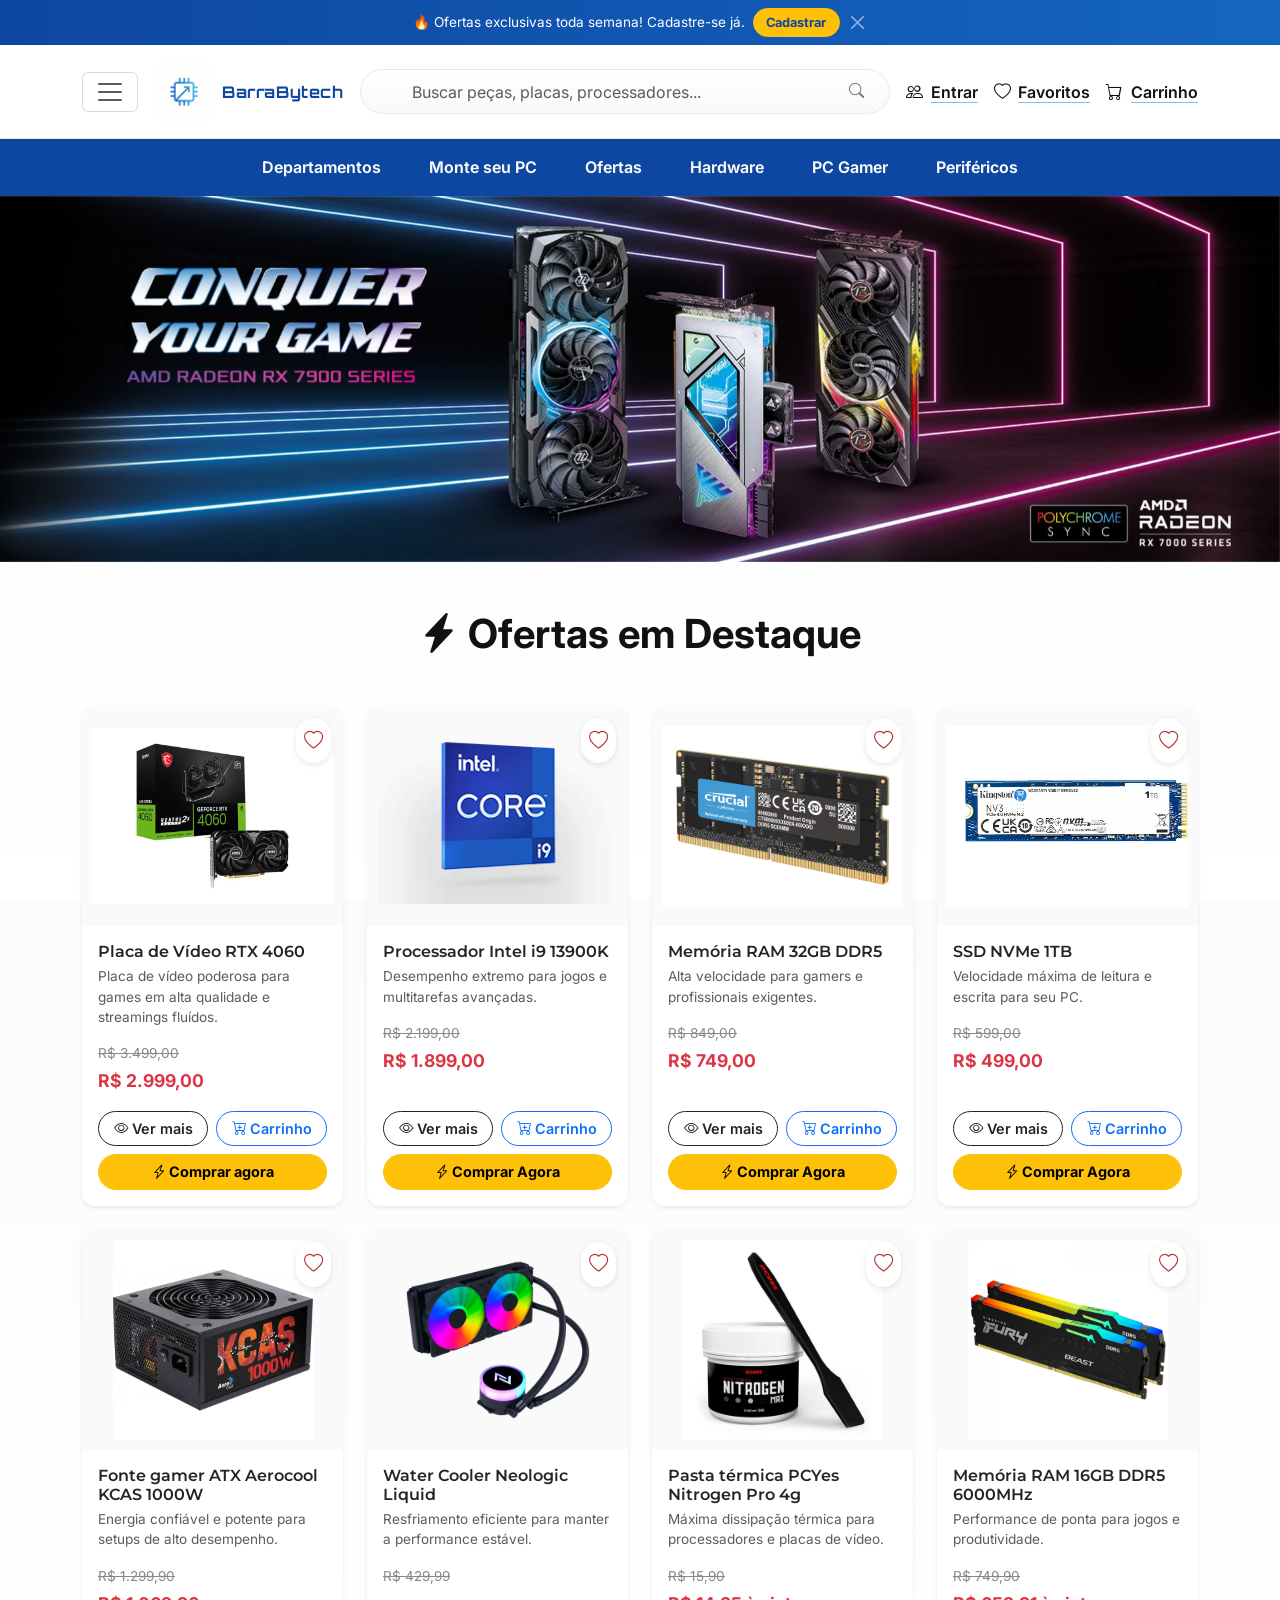
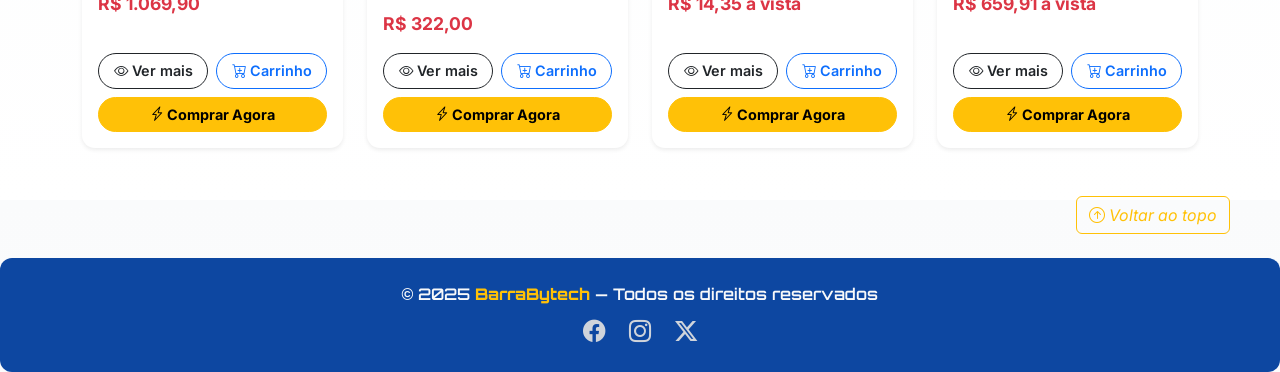
<file: Site/index.html>
<!DOCTYPE html>
<html lang="pt-BR">
<head>
  <meta charset="UTF-8" />
  <meta name="viewport" content="width=device-width, initial-scale=1" />
  <title>BarraBytech - Sua loja de Hardware</title>

  <!-- Bootstrap -->
  <link href="https://cdn.jsdelivr.net/npm/bootstrap@5.3.3/dist/css/bootstrap.min.css" rel="stylesheet" />

  <!-- Bootstrap Icons -->
  <link rel="stylesheet" href="https://cdn.jsdelivr.net/npm/bootstrap-icons@1.10.5/font/bootstrap-icons.css" />

  <!-- Google Fonts -->
  <link href="https://fonts.googleapis.com/css2?family=Inter:wght@400;600&family=Montserrat:wght@600;700&family=Orbitron:wght@500;700&display=swap" rel="stylesheet" />

  <!-- CSS  -->
  <link rel="stylesheet" href="Css/estilo.css" />

  <!-- Favicon -->
  <link rel="shortcut icon" href="img/Icon.jpg" type="image/x-icon">
</head>
<body>

  <div class="top-bar d-flex justify-content-center align-items-center gap-2 py-2">
    <span>🔥 Ofertas exclusivas toda semana! Cadastre-se já.</span>
    <a href="entrar.html">
    <button class="btn btn-warning btn-sm fw-bold">Cadastrar</button>
  </a>
    <button type="button" class="btn-close btn-close-white" aria-label="Close"></button>
  </div>

  <nav id="topo" class="navbar shadow-sm">
    <div class="container d-flex align-items-center justify-content-between">
      <div class="d-flex align-items-center gap-3">
        <button class="navbar-toggler" type="button" data-bs-toggle="offcanvas" data-bs-target="#offcanvasNavbar" aria-controls="offcanvasNavbar">
          <span class="navbar-toggler-icon"></span>
        </button>

        <a class="d-flex align-items-center gap-2 text-decoration-none" href="index.html" aria-label="BarraBytech">
          <img src="img/Icon.png" alt="BarraBytech" class="logo">
          <span class="brand-text">BarraBytech</span>
        </a>
      </div>

      <div class="search-box mx-3 mt-2  mb-2" style="flex:1;max-width:700px;">
        <input class="form-control" type="search" placeholder="Buscar peças, placas, processadores..." aria-label="Buscar">
        <i class="bi bi-search icon"></i>
      </div>

      <div class="d-flex align-items-center gap-3">
        <a href="entrar.html" class="icon-link"><i class="bi bi-people mb-2"></i><span class="d-none d-md-inline">Entrar</span></a>
        <a href="favoritos.html" class="icon-link"><i class="bi bi-heart mb-2"></i><span class="d-none d-md-inline">Favoritos</span></a>
        <a href="carrinho.html" class="icon-link"><i class="bi bi-cart mb-2"></i><span class="d-none d-md-inline">Carrinho</span></a>
      </div>

      <div class="offcanvas offcanvas-start" tabindex="-1" id="offcanvasNavbar">
        <div class="offcanvas-header">
          <h5 class="offcanvas-title">Categorias</h5>
          <button type="button" class="btn-close btn-close-white" data-bs-dismiss="offcanvas"></button>
        </div>
        <div class="offcanvas-body">
          <ul class="navbar-nav flex-grow-1">
            <li class="nav-item"><a class="nav-link" href="hardware.html">Hardware <i class="bi bi-motherboard"></i></a></li>
            <li class="nav-item"><a class="nav-link" href="perifericos.html">Periféricos <i class="bi bi-keyboard"></i></a></li>
            <li class="nav-item"><a class="nav-link" href="montePC.html">Monte seu PC<i class="bi bi-tools"></i></a></li>
            <li class="nav-item"><a class="nav-link" href="ofertas.html">Ofertas <i class="bi bi-tags"></i></a></li>
            <li class="nav-item"><a class="nav-link" href="pc-gamer.html">PC Gamer <i class="bi bi-pc"></i></a></li>
            <li class="nav-item dropdown">
            <a class="nav-link dropdown-toggle" href="#" role="button" data-bs-toggle="dropdown" aria-expanded="false">
              Mais categorias
            </a>
            <ul class="dropdown-menu">
              <li class="nav-item"><a class="nav-link" href="sobre.html"><i class="bi bi-people me-2"></i>Quem somos?</a></li>
              <li class="nav-item"><a class="nav-link" href="atendimento.html"><i class="bi bi-headset me-2"></i>Atendimento</a></li>
            </ul>
          </li>
          </ul>

          <form class="d-flex mt-3" role="search">
            <input class="form-control me-2" type="search" placeholder="Buscar..." aria-label="Search" />
            <button class="btn btn-warning" type="submit">Buscar</button>
          </form>
        </div>
      </div>
    </div>
  </nav>

  <div class="nav-links">
    <div class="container d-flex justify-content-center gap-4 flex-wrap">
      <a href="departamentos.html">Departamentos</a>
      <a href="montePC.html">Monte seu PC</a>
      <a href="ofertas.html">Ofertas</a>
      <a href="hardware.html">Hardware</a>
      <a href="pc-gamer.html">PC Gamer</a>
      <a href="perifericos.html">Periféricos</a>
    </div>
  </div>

  <!-- Banner -->
  <div id="carouselBanner" class="carousel slide" data-bs-ride="carousel">
    <div class="carousel-inner">
      <div class="carousel-item active">
        <img src="Banners/Banner1.jpg" class="d-block w-100" alt="Promo 1">
      </div>
      <div class="carousel-item">
        <img src="Banners/Banner2.jpg" class="d-block w-100" alt="Promo 2">
      </div>
    </div>
  </div>

  <!-- Card 1 -->
  <main class="container my-5">
    <h2 class="mb-5 display-6 fw-bold text-center"><i class="bi bi-lightning-charge-fill"></i> Ofertas em Destaque</h2>
    <div class="row g-4">
      <!-- Card 1 -->
      <div class="col-12 col-sm-6 col-md-4 col-lg-3">
        <div class="card product-card h-100 shadow-sm border-0">
          <!-- Botão de Favoritar -->
          <button class="btn btn-outline-secondary btn-fav" data-id="1">
            <i class="bi bi-heart"></i>
          </button>
    
          <img src="img/rtx-4060.jpg" class="card-img-top" alt="Placa de Vídeo RTX-4060">
    
          <div class="card-body d-flex flex-column">
            <h5 class="card-title">Placa de Vídeo RTX 4060</h5>
            <p class="card-desc text-muted">Placa de vídeo poderosa para games em alta qualidade e streamings fluídos.</p>
            <p class="card-text text-muted mb-1"><del>R$ 3.499,00</del></p>
            <p class="card-text fw-bold text-danger mb-3">R$ 2.999,00</p>
    
            <div class="d-flex gap-2 mt-auto">
              <a href="#" class="btn btn-outline-dark flex-grow-1">
                <i class="bi bi-eye"></i> Ver mais
              </a>
              <button class="btn btn-outline-primary flex-grow-1 btn-add-cart" data-id="1">
                <i class="bi bi-cart-plus"></i> Carrinho
              </button>
            </div>
            <button class="btn btn-warning w-100 mt-2">
              <i class="bi bi-lightning-charge"></i> Comprar agora
            </button>
          </div>
        </div>
      </div>
    
      <!-- Card 2 -->
      <div class="col-12 col-sm-6 col-md-4 col-lg-3">
        <div class="card product-card h-100 shadow-sm border-0">
          <button class="btn btn-outline-secondary btn-fav" data-id="2">
            <i class="bi bi-heart"></i>
          </button>
          <img src="img/Intel-Core-i9.png" class="card-img-top" alt="Processador Intel Core i9">
          <div class="card-body d-flex flex-column">
            <h5 class="card-title">Processador Intel i9 13900K</h5>
            <p class="card-desc text-muted">Desempenho extremo para jogos e multitarefas avançadas.</p>
            <p class="card-text text-muted mb-1"><del>R$ 2.199,00</del></p>
            <p class="card-text fw-bold text-danger mb-3">R$ 1.899,00</p>
            <div class="d-flex gap-2 mt-auto">
              <a href="#" class="btn btn-outline-dark flex-grow-1">
                <i class="bi bi-eye"></i> Ver mais
              </a>
              <button class="btn btn-outline-primary flex-grow-1 btn-add-cart" data-id="2">
                <i class="bi bi-cart-plus"></i> Carrinho
              </button>
            </div>
            <button class="btn btn-warning w-100 mt-2">
              <i class="bi bi-lightning-charge"></i> Comprar Agora
            </button>
          </div>
        </div>
      </div>
    
      <!-- Card 3 -->
      <div class="col-12 col-sm-6 col-md-4 col-lg-3">
        <div class="card product-card h-100 shadow-sm border-0">
          <button class="btn btn-outline-secondary btn-fav" data-id="3">
            <i class="bi bi-heart"></i>
          </button>
          <img src="img/memoria-ram.jpg" class="card-img-top" alt="Memória RAM 32GB">
          <div class="card-body d-flex flex-column">
            <h5 class="card-title">Memória RAM 32GB DDR5</h5>
            <p class="card-desc text-muted">Alta velocidade para gamers e profissionais exigentes.</p>
            <p class="card-text text-muted mb-1"><del>R$ 849,00</del></p>
            <p class="card-text fw-bold text-danger mb-3">R$ 749,00</p>
            <div class="d-flex gap-2 mt-auto">
              <a href="#" class="btn btn-outline-dark flex-grow-1">
                <i class="bi bi-eye"></i> Ver mais
              </a>
              <button class="btn btn-outline-primary flex-grow-1 btn-add-cart" data-id="3">
                <i class="bi bi-cart-plus"></i> Carrinho
              </button>
            </div>
            <button class="btn btn-warning w-100 mt-2">
              <i class="bi bi-lightning-charge"></i> Comprar Agora
            </button>
          </div>
        </div>
      </div>
    
      <!-- Card 4 -->
      <div class="col-12 col-sm-6 col-md-4 col-lg-3">
        <div class="card product-card h-100 shadow-sm border-0">
          <button class="btn btn-outline-secondary btn-fav" data-id="4">
            <i class="bi bi-heart"></i>
          </button>
          <img src="img/SSD.jpg" class="card-img-top" alt="SSD NVMe 1TB">
          <div class="card-body d-flex flex-column">
            <h5 class="card-title">SSD NVMe 1TB</h5>
            <p class="card-desc text-muted">Velocidade máxima de leitura e escrita para seu PC.</p>
            <p class="card-text text-muted mb-1"><del>R$ 599,00</del></p>
            <p class="card-text fw-bold text-danger mb-3">R$ 499,00</p>
            <div class="d-flex gap-2 mt-auto">
              <a href="#" class="btn btn-outline-dark flex-grow-1">
                <i class="bi bi-eye"></i> Ver mais
              </a>
              <button class="btn btn-outline-primary flex-grow-1 btn-add-cart" data-id="4">
                <i class="bi bi-cart-plus"></i> Carrinho
              </button>
            </div>
            <button class="btn btn-warning w-100 mt-2">
              <i class="bi bi-lightning-charge"></i> Comprar Agora
            </button>
          </div>
        </div>
      </div>
    
      <!-- Card 5 -->
      <div class="col-12 col-sm-6 col-md-4 col-lg-3">
        <div class="card product-card h-100 shadow-sm border-0">
          <button class="btn btn-outline-secondary btn-fav" data-id="5">
            <i class="bi bi-heart"></i>
          </button>
          <img src="img/fonte-aerocool.jpg" class="card-img-top" alt="Fonte Aerocool">
          <div class="card-body d-flex flex-column">
            <h5 class="card-title">Fonte gamer ATX Aerocool KCAS 1000W</h5>
            <p class="card-desc text-muted">Energia confiável e potente para setups de alto desempenho.</p>
            <p class="card-text text-muted mb-1"><del>R$ 1.299,90</del></p>
            <p class="card-text fw-bold text-danger mb-3">R$ 1.069,90</p>
            <div class="d-flex gap-2 mt-auto">
              <a href="#" class="btn btn-outline-dark flex-grow-1">
                <i class="bi bi-eye"></i> Ver mais
              </a>
              <button class="btn btn-outline-primary flex-grow-1 btn-add-cart" data-id="5">
                <i class="bi bi-cart-plus"></i> Carrinho
              </button>
            </div>
            <button class="btn btn-warning w-100 mt-2">
              <i class="bi bi-lightning-charge"></i> Comprar Agora
            </button>
          </div>
        </div>
      </div>
    
      <!-- Card 6 -->
      <div class="col-12 col-sm-6 col-md-4 col-lg-3">
        <div class="card product-card h-100 shadow-sm border-0">
          <button class="btn btn-outline-secondary btn-fav" data-id="6">
            <i class="bi bi-heart"></i>
          </button>
          <img src="img/water-cooler.png" class="card-img-top" alt="Water Cooler">
          <div class="card-body d-flex flex-column">
            <h5 class="card-title">Water Cooler Neologic Liquid</h5>
            <p class="card-desc text-muted">Resfriamento eficiente para manter a performance estável.</p>
            <p class="card-text text-muted"><del>R$ 429,99</del></p>
            <p class="card-text fw-bold text-danger mt-2">R$ 322,00</p>
            <div class="d-flex gap-2 mt-auto">
              <a href="#" class="btn btn-outline-dark flex-grow-1">
                <i class="bi bi-eye"></i> Ver mais
              </a>
              <button class="btn btn-outline-primary flex-grow-1 btn-add-cart" data-id="6">
                <i class="bi bi-cart-plus"></i> Carrinho
              </button>
            </div>
            <button class="btn btn-warning w-100 mt-2">
              <i class="bi bi-lightning-charge"></i> Comprar Agora
            </button>
          </div>
        </div>
      </div>
    
      <!-- Card 7 -->
      <div class="col-12 col-sm-6 col-md-4 col-lg-3">
        <div class="card product-card h-100 shadow-sm border-0">
          <button class="btn btn-outline-secondary btn-fav" data-id="7">
            <i class="bi bi-heart"></i>
          </button>
          <img src="img/pasta-termica.jpg" class="card-img-top" alt="Pasta Térmica">
          <div class="card-body d-flex flex-column">
            <h5 class="card-title">Pasta térmica PCYes Nitrogen Pro 4g</h5>
            <p class="card-desc text-muted">Máxima dissipação térmica para processadores e placas de vídeo.</p>
            <p class="card-text text-muted mb-1"><del>R$ 15,90</del></p>
            <p class="card-text fw-bold text-danger mb-3">R$ 14,35 à vista</p>
            <div class="d-flex gap-2 mt-auto">
              <a href="#" class="btn btn-outline-dark flex-grow-1">
                <i class="bi bi-eye"></i> Ver mais
              </a>
              <button class="btn btn-outline-primary flex-grow-1 btn-add-cart" data-id="7">
                <i class="bi bi-cart-plus"></i> Carrinho
              </button>
            </div>
            <button class="btn btn-warning w-100 mt-2">
              <i class="bi bi-lightning-charge"></i> Comprar Agora
            </button>
          </div>
        </div>
      </div>
    
      <!-- Card 8 -->
      <div class="col-12 col-sm-6 col-md-4 col-lg-3">
        <div class="card product-card h-100 shadow-sm border-0">
          <button class="btn btn-outline-secondary btn-fav" data-id="8">
            <i class="bi bi-heart"></i>
          </button>
          <img src="img/memoria-ram-16gb.jpg" class="card-img-top" alt="Memória RAM 16GB">
          <div class="card-body d-flex flex-column">
            <h5 class="card-title">Memória RAM 16GB DDR5 6000MHz</h5>
            <p class="card-desc text-muted">Performance de ponta para jogos e produtividade.</p>
            <p class="card-text text-muted mb-1"><del>R$ 749,90</del></p>
            <p class="card-text fw-bold text-danger mb-3">R$ 659,91 à vista</p>
            <div class="d-flex gap-2 mt-auto">
              <a href="#" class="btn btn-outline-dark flex-grow-1">
                <i class="bi bi-eye"></i> Ver mais
              </a>
              <button class="btn btn-outline-primary flex-grow-1 btn-add-cart" data-id="8">
                <i class="bi bi-cart-plus"></i> Carrinho
              </button>
            </div>
            <button class="btn btn-warning w-100 mt-2">
              <i class="bi bi-lightning-charge"></i> Comprar Agora
            </button>
          </div>
        </div>
      </div>
    </div>
    
    
    <script>
    // Função para formatar preço para número
    function parsePrice(priceText) {
      return Number(priceText.replace(/[R$\s\.]/g, '').replace(',', '.'));
    }
    
    // Função para formatar número para preço em BRL
    function formatPrice(num) {
      return num.toFixed(2).replace('.', ',');
    }
    
    const cart = {};
    
    function updateCartDisplay() {
      const cartItemsEl = document.getElementById('cart-items');
      const cartTotalEl = document.getElementById('cart-total');
      cartItemsEl.innerHTML = '';
    
      let total = 0;
    
      for (const id in cart) {
        const item = cart[id];
        const li = document.createElement('li');
        li.textContent = `${item.name} x${item.qty} - R$ ${formatPrice(item.price * item.qty)}`;
        cartItemsEl.appendChild(li);
        total += item.price * item.qty;
      }
    
      cartTotalEl.textContent = formatPrice(total);
    }
    
    document.querySelectorAll('button.btn-add-cart').forEach(button => {
      button.addEventListener('click', e => {
        e.preventDefault();
    
        const productCard = button.closest('.product-card');
        const cardBody = productCard.querySelector('.card-body');
    
        const name = cardBody.querySelector('.card-title').textContent;
        const priceText = cardBody.querySelector('.card-text.fw-bold.text-danger').textContent;
        const price = parsePrice(priceText);
    
        const id = button.getAttribute('data-id');
    
        if (cart[id]) {
          cart[id].qty++;
        } else {
          cart[id] = { name, price, qty: 1 };
        }
    
        updateCartDisplay();
      });
    });
    </script>
    
</main>
  
<div class="voltar">
  <a href="#topo" class="btn btn-outline-warning"><i class="bi bi-arrow-up-circle"> Voltar ao topo</i></a>
</div>

  <footer class="footer text-center py-4 mt-4">
    <div class="container">
      <p class="mb-2 text-light fw-semibold">
        &copy; 2025 <span class="brand">BarraBytech</span> — Todos os direitos reservados
      </p>
      <div class="social-links">
        <a href="#"><i class="bi bi-facebook"></i></a>
        <a href="#"><i class="bi bi-instagram"></i></a>
        <a href="#"><i class="bi bi-twitter-x"></i></a>
      </div>
    </div>
  </footer>

<script src="https://cdn.jsdelivr.net/npm/bootstrap@5.3.3/dist/js/bootstrap.bundle.min.js"></script>


  <script src="JS/scripts.js"></script>
</body>
</html>
</file>
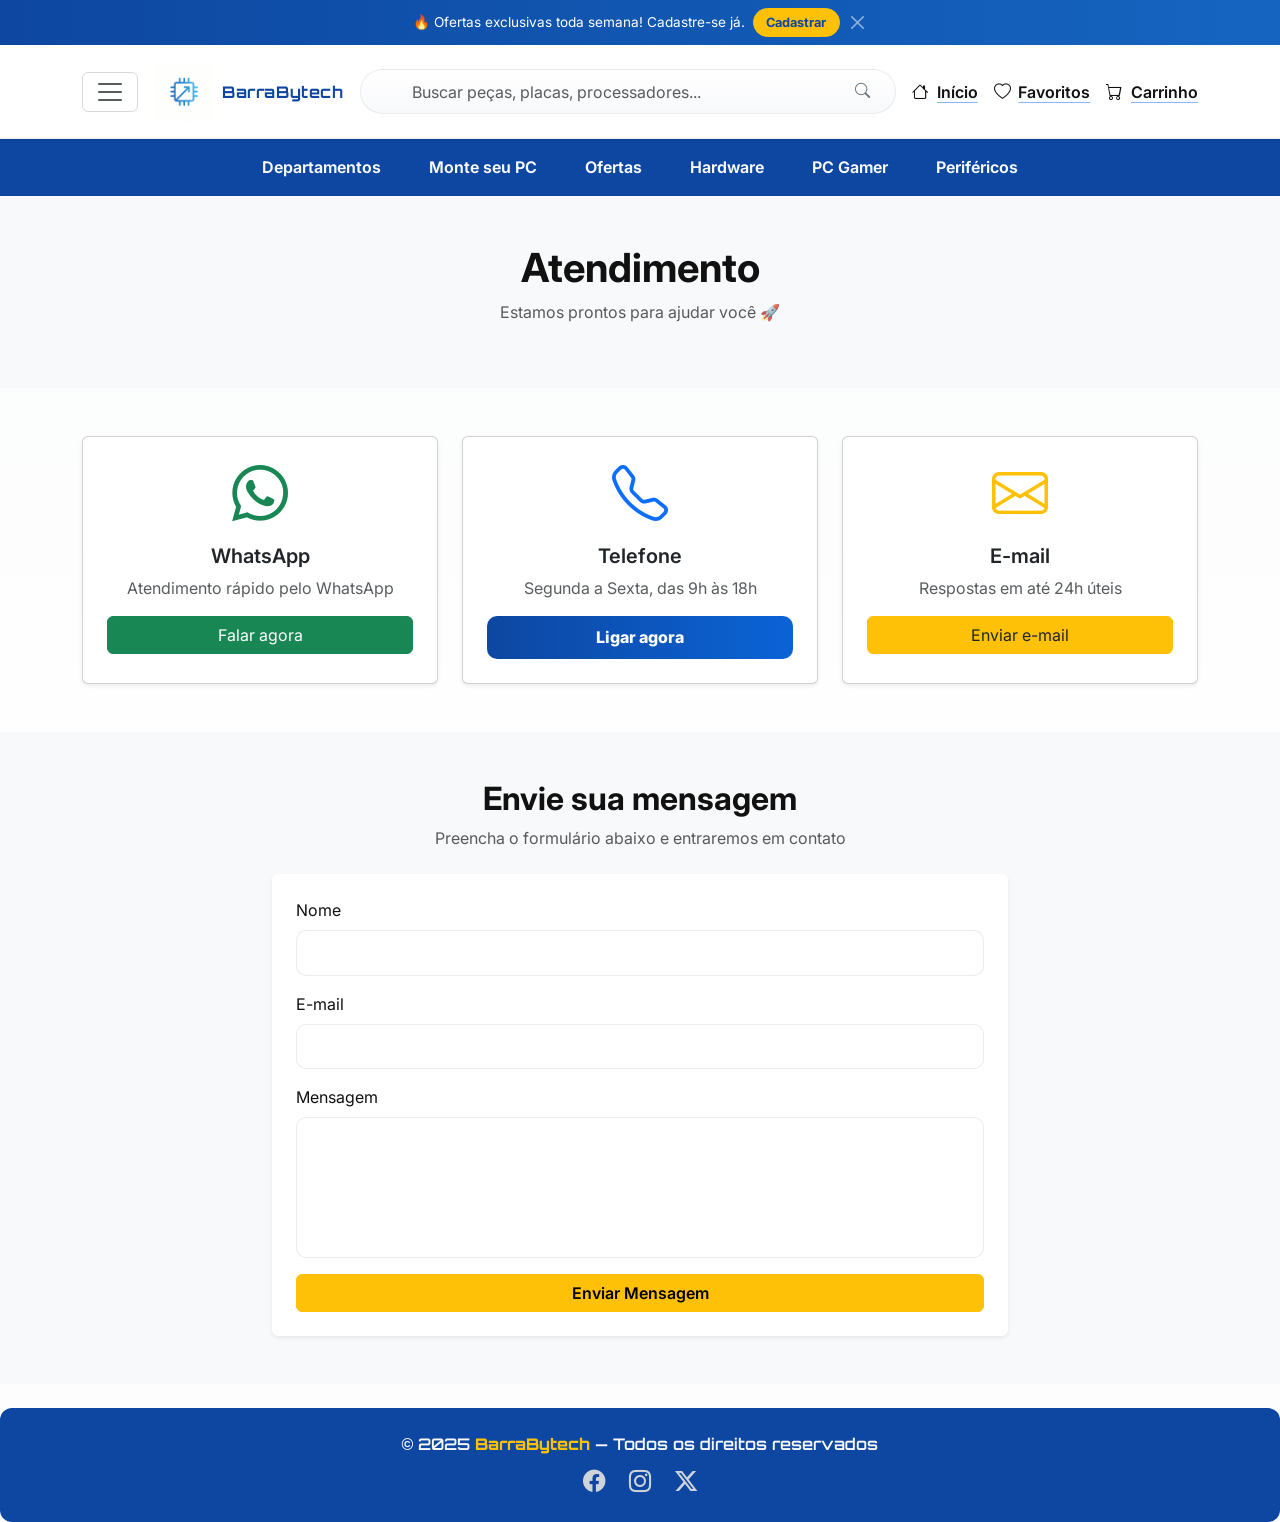
<file: Site/atendimento.html>
<!DOCTYPE html>
<html lang="pt-BR">
<head>
  <meta charset="UTF-8" />
  <meta name="viewport" content="width=device-width, initial-scale=1" />
  <title>Atendimento - BarraBytech</title>

  <!-- Bootstrap -->
  <link href="https://cdn.jsdelivr.net/npm/bootstrap@5.3.3/dist/css/bootstrap.min.css" rel="stylesheet" />

  <!-- Bootstrap Icons -->
  <link rel="stylesheet" href="https://cdn.jsdelivr.net/npm/bootstrap-icons@1.10.5/font/bootstrap-icons.css" />

  <!-- Google Fonts -->
  <link href="https://fonts.googleapis.com/css2?family=Inter:wght@400;600&family=Montserrat:wght@600;700&family=Orbitron:wght@500;700&display=swap" rel="stylesheet" />

  <!-- CSS -->
  <link rel="stylesheet" href="Css/estilo.css" />

  <link rel="shortcut icon" href="img/Icon.jpg" type="image/x-icon">
</head>
<body>

  <div class="top-bar d-flex justify-content-center align-items-center gap-2 py-2">
    <span>🔥 Ofertas exclusivas toda semana! Cadastre-se já.</span>
    <a href="entrar.html">
    <button class="btn btn-warning btn-sm fw-bold">Cadastrar</button>
  </a>
    <button type="button" class="btn-close btn-close-white" aria-label="Close"></button>
  </div>

  <nav id="topo" class="navbar shadow-sm">
    <div class="container d-flex align-items-center justify-content-between">
      <div class="d-flex align-items-center gap-3">
        <button class="navbar-toggler" type="button" data-bs-toggle="offcanvas" data-bs-target="#offcanvasNavbar" aria-controls="offcanvasNavbar">
          <span class="navbar-toggler-icon"></span>
        </button>

        <a class="d-flex align-items-center gap-2 text-decoration-none" href="index.html" aria-label="BarraBytech">
          <img src="img/Icon.png" alt="BarraBytech" class="logo">
          <span class="brand-text">BarraBytech</span>
        </a>
      </div>

      <div class="search-box mx-3 mt-2  mb-2" style="flex:1;max-width:700px;">
        <input class="form-control" type="search" placeholder="Buscar peças, placas, processadores..." aria-label="Buscar">
        <i class="bi bi-search icon"></i>
      </div>

      <div class="d-flex align-items-center gap-3">
        <a href="index.html" class="icon-link"><i class="bi bi-house mb-2"></i><span class="d-none d-md-inline">Início</span></a>
        <a href="favoritos.html" class="icon-link"><i class="bi bi-heart mb-2"></i><span class="d-none d-md-inline">Favoritos</span></a>
        <a href="carrinho.html" class="icon-link"><i class="bi bi-cart mb-2"></i><span class="d-none d-md-inline">Carrinho</span></a>
      </div>

      <div class="offcanvas offcanvas-start" tabindex="-1" id="offcanvasNavbar">
        <div class="offcanvas-header">
          <h5 class="offcanvas-title">Categorias</h5>
          <button type="button" class="btn-close btn-close-white" data-bs-dismiss="offcanvas"></button>
        </div>
        <div class="offcanvas-body">
          <ul class="navbar-nav flex-grow-1">
            <li class="nav-item"><a class="nav-link" href="hardware.html">Hardware <i class="bi bi-motherboard"></i></a></li>
            <li class="nav-item"><a class="nav-link" href="perifericos.html">Periféricos <i class="bi bi-keyboard"></i></a></li>
            <li class="nav-item"><a class="nav-link" href="montePC.html">Monte seu PC<i class="bi bi-tools"></i></a></li>
            <li class="nav-item"><a class="nav-link" href="ofertas.html">Ofertas <i class="bi bi-tags"></i></a></li>
            <li class="nav-item"><a class="nav-link" href="pc-gamer.html">PC Gamer <i class="bi bi-pc"></i></a></li>
            <li class="nav-item dropdown">
            <a class="nav-link dropdown-toggle" href="#" role="button" data-bs-toggle="dropdown" aria-expanded="false">
              Mais categorias
            </a>
            <ul class="dropdown-menu">
              <li class="nav-item"><a class="nav-link" href="sobre.html"><i class="bi bi-people me-2"></i>Quem somos?</a></li>
              <li class="nav-item"><a class="nav-link" href="atendimento.html"><i class="bi bi-headset me-2"></i>Atendimento</a></li>
            </ul>
          </li>
          </ul>

          <form class="d-flex mt-3" role="search">
            <input class="form-control me-2" type="search" placeholder="Buscar..." aria-label="Search" />
            <button class="btn btn-warning" type="submit">Buscar</button>
          </form>
        </div>
      </div>
    </div>
  </nav>

  <div class="nav-links">
    <div class="container d-flex justify-content-center gap-4 flex-wrap">
      <a href="departamentos.html">Departamentos</a>
      <a href="montePC.html">Monte seu PC</a>
      <a href="ofertas.html">Ofertas</a>
      <a href="hardware.html">Hardware</a>
      <a href="pc-gamer.html">PC Gamer</a>
      <a href="perifericos.html">Periféricos</a>
    </div>
  </div>

  <header class="py-5 text-center bg-light">
    <div class="container">
      <h1 class="fw-bold">Atendimento</h1>
      <p class="text-muted">Estamos prontos para ajudar você 🚀</p>
    </div>
  </header>

  <section class="py-5">
    <div class="container">
      <div class="row g-4 justify-content-center">
        
        <div class="col-md-4">
          <div class="card shadow-sm text-center p-4 h-100">
            <i class="bi bi-whatsapp text-success display-4 mb-3"></i>
            <h5 class="fw-semibold">WhatsApp</h5>
            <p class="text-muted">Atendimento rápido pelo WhatsApp</p>
            <a href="https://wa.me/5599999999999" target="_blank" class="btn btn-success">Falar agora</a>
          </div>
        </div>

        <div class="col-md-4">
          <div class="card shadow-sm text-center p-4 h-100">
            <i class="bi bi-telephone text-primary display-4 mb-3"></i>
            <h5 class="fw-semibold">Telefone</h5>
            <p class="text-muted">Segunda a Sexta, das 9h às 18h</p>
            <a href="tel:+5599999999999" class="btn btn-primary">Ligar agora</a>
          </div>
        </div>

        <div class="col-md-4">
          <div class="card shadow-sm text-center p-4 h-100">
            <i class="bi bi-envelope text-warning display-4 mb-3"></i>
            <h5 class="fw-semibold">E-mail</h5>
            <p class="text-muted">Respostas em até 24h úteis</p>
            <a href="mailto:contato@barrabyteh.com" class="btn btn-warning text-dark">Enviar e-mail</a>
          </div>
        </div>

      </div>
    </div>
  </section>

  <section class="py-5 bg-light">
    <div class="container">
      <div class="text-center mb-4">
        <h2 class="fw-bold">Envie sua mensagem</h2>
        <p class="text-muted">Preencha o formulário abaixo e entraremos em contato</p>
      </div>

      <div class="row justify-content-center">
        <div class="col-lg-8">
          <form action="ContatoController" method="post" class="p-4 shadow-sm bg-white rounded">
            <div class="mb-3">
              <label for="nome" class="form-label">Nome</label>
              <input type="text" class="form-control" id="nome" name="nome" required>
            </div>
            <div class="mb-3">
              <label for="email" class="form-label">E-mail</label>
              <input type="email" class="form-control" id="email" name="email" required>
            </div>
            <div class="mb-3">
              <label for="mensagem" class="form-label">Mensagem</label>
              <textarea class="form-control" id="mensagem" name="mensagem" rows="5" style="resize: none;" required></textarea>
            </div>
            <button type="submit" class="btn btn-warning fw-semibold w-100">Enviar Mensagem</button>
          </form>
        </div>
      </div>
    </div>
  </section>

  <footer class="footer text-center py-4 mt-4">
    <div class="container">
      <p class="mb-2 text-light fw-semibold">
        &copy; 2025 <span class="brand">BarraBytech</span> — Todos os direitos reservados
      </p>
      <div class="social-links">
        <a href="#"><i class="bi bi-facebook"></i></a>
        <a href="#"><i class="bi bi-instagram"></i></a>
        <a href="#"><i class="bi bi-twitter-x"></i></a>
      </div>
    </div>
  </footer>

  <!-- Scripts -->
  <script src="https://cdn.jsdelivr.net/npm/bootstrap@5.3.3/dist/js/bootstrap.bundle.min.js"></script>
  <script src="JS/scripts.js"></script>
</body>
</html>
</file>
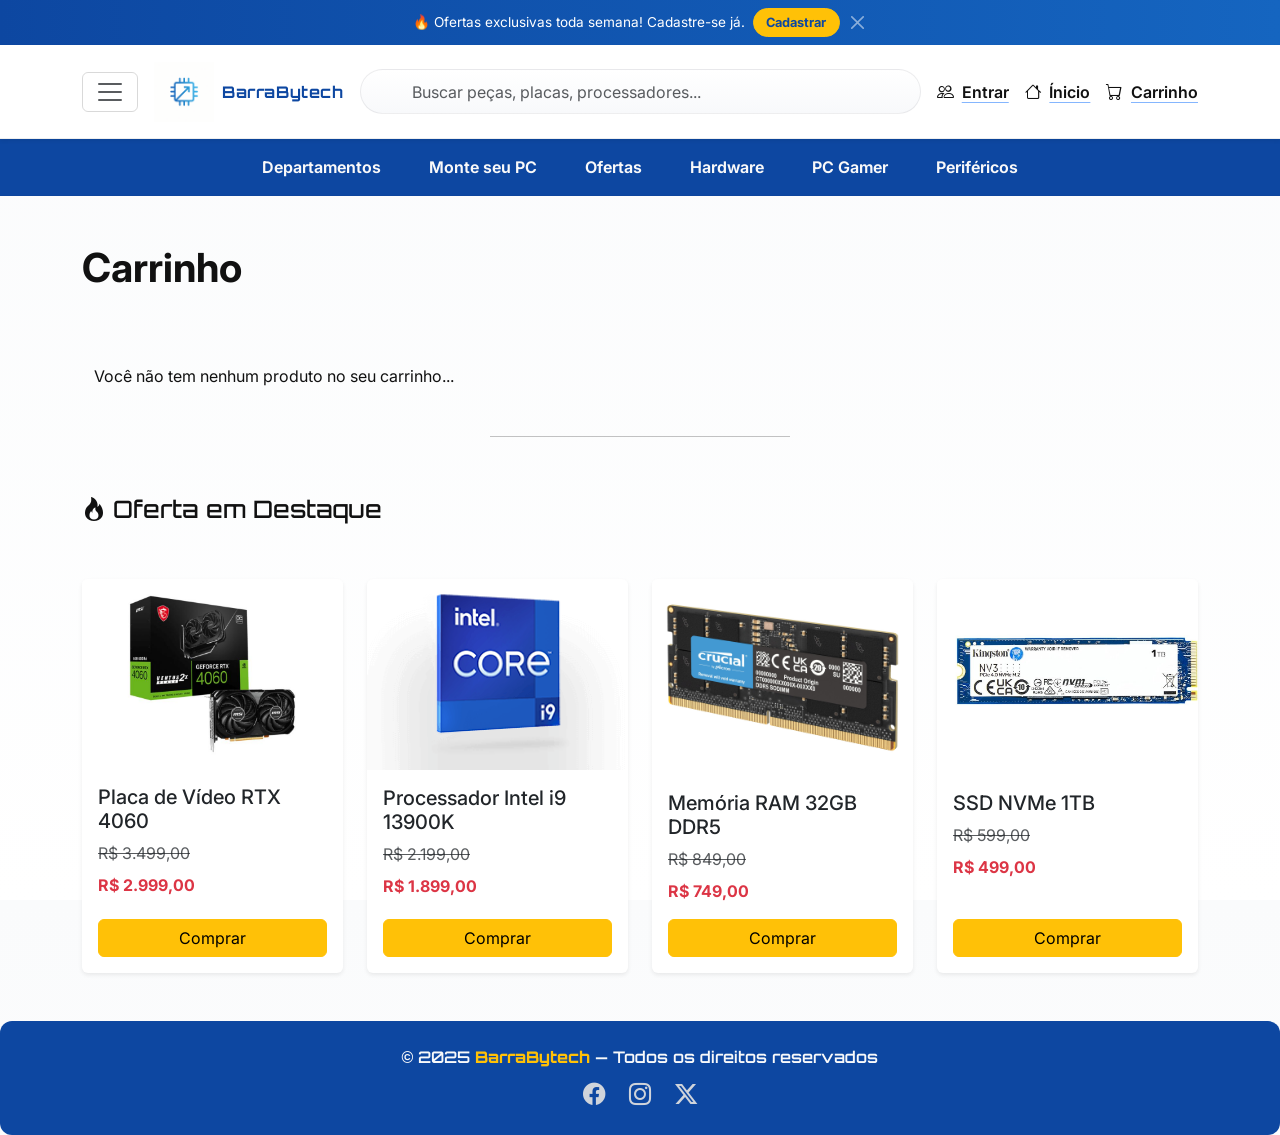
<file: Site/carrinho.html>
<!DOCTYPE html>
<html lang="pt-BR">
<head>
  <meta charset="UTF-8" />
  <meta name="viewport" content="width=device-width, initial-scale=1" />
  <title>BarraBytech - Sua loja de Hardware</title>

  <!-- Bootstrap -->
  <link href="https://cdn.jsdelivr.net/npm/bootstrap@5.3.3/dist/css/bootstrap.min.css" rel="stylesheet" />

  <!-- Bootstrap Icons -->
  <link rel="stylesheet" href="https://cdn.jsdelivr.net/npm/bootstrap-icons@1.10.5/font/bootstrap-icons.css" />

  <!-- Google Fonts -->
  <link href="https://fonts.googleapis.com/css2?family=Inter:wght@400;600;700&family=Montserrat:wght@600;700&family=Orbitron:wght@500;700&display=swap" rel="stylesheet" />

  <!-- CSS -->
  <link rel="stylesheet" href="Css/estilo.css" />

  <!-- Favicon -->
  <link rel="shortcut icon" href="Imagens/Icon.jpg" type="image/x-icon">
</head>
<body>

  <div class="top-bar d-flex justify-content-center align-items-center gap-2 py-2">
    <span>🔥 Ofertas exclusivas toda semana! Cadastre-se já.</span>
    <a href="entrar.html">
    <button class="btn btn-warning btn-sm fw-bold">Cadastrar</button>
  </a>
    <button type="button" class="btn-close btn-close-white" aria-label="Close"></button>
  </div>


<nav id="topo" class="navbar shadow-sm">
  <div class="container d-flex align-items-center justify-content-between">
    <div class="d-flex align-items-center gap-3">
      <button class="navbar-toggler" type="button" data-bs-toggle="offcanvas" data-bs-target="#offcanvasNavbar" aria-controls="offcanvasNavbar">
        <span class="navbar-toggler-icon"></span>
      </button>

      <a class="d-flex align-items-center gap-2 text-decoration-none" href="index.html" aria-label="BarraBytech">
        <img src="img/Icon.png" alt="BarraBytech" class="logo">
        <span class="brand-text">BarraBytech</span>
      </a>
    </div>

    <div class="search-box mx-3 mt-2 mb-2" style="flex:1;max-width:700px;">
      <input class="form-control" type="search" placeholder="Buscar peças, placas, processadores..." aria-label="Buscar">
    </div>

    <div class="d-flex align-items-center gap-3">
      <a href="entrar.html" class="icon-link"><i class="bi bi-people mb-2"></i><span class="d-none d-md-inline">Entrar</span></a>
      <a href="index.html" class="icon-link"><i class="bi bi-house mb-2"></i><span class="d-none d-md-inline">Ínicio</span></a>
      <a href="carrinho.html" class="icon-link"><i class="bi bi-cart mb-2"></i><span class="d-none d-md-inline">Carrinho</span></a>
    </div>

    <div class="offcanvas offcanvas-start" tabindex="-1" id="offcanvasNavbar">
      <div class="offcanvas-header">
        <h5 class="offcanvas-title">Categorias</h5>
        <button type="button" class="btn-close btn-close-white" data-bs-dismiss="offcanvas"></button>
      </div>
      <div class="offcanvas-body">
        <ul class="navbar-nav flex-grow-1">
          <li class="nav-item"><a class="nav-link" href="hardware.html">Hardware <i class="bi bi-motherboard"></i></a></li>
          <li class="nav-item"><a class="nav-link" href="perifericos.html">Periféricos <i class="bi bi-keyboard"></i></a></li>
          <li class="nav-item"><a class="nav-link" href="montePC.html">Monte seu PC<i class="bi bi-tools"></i></a></li>
          <li class="nav-item"><a class="nav-link" href="ofertas.html">Ofertas <i class="bi bi-tags"></i></a></li>
          <li class="nav-item"><a class="nav-link" href="pc-gamer.html">PC Gamer <i class="bi bi-pc"></i></a></li>

          <li class="nav-item dropdown">
            <a class="nav-link dropdown-toggle" href="#" role="button" data-bs-toggle="dropdown" aria-expanded="false">
              Mais categorias
            </a>
            <ul class="dropdown-menu">
              <li class="nav-item"><a class="nav-link" href="sobre.html"><i class="bi bi-people me-2"></i>Quem somos?</a></li>
              <li class="nav-item"><a class="nav-link" href="atendimento.html"><i class="bi bi-headset me-2"></i>Atendimento</a></li>
            </ul>
          </li>
        </ul>

        <form class="d-flex mt-3" role="search">
          <input class="form-control me-2" type="search" placeholder="Buscar..." aria-label="Search" />
          <button class="btn btn-warning" type="submit">Buscar</button>
        </form>
      </div>
    </div>
  </div>
</nav>

  <div class="nav-links">
    <div class="container d-flex justify-content-center gap-4 flex-wrap">
      <a href="departamentos.html">Departamentos</a>
      <a href="montePC.html">Monte seu PC</a>
      <a href="ofertas.html">Ofertas</a>
      <a href="hardware.html">Hardware</a>
      <a href="pc-gamer.html">PC Gamer</a>
      <a href="perifericos.html">Periféricos</a>
    </div>
  </div>
</div>
  

  <main class="container my-5">
    <h2 class="mb-5 display-6 fw-bold">Carrinho</h2>

    <main class="container my-5">
        <div id="carrinho-container"> Você não tem nenhum produto no seu carrinho... </div>
      </main>
      

    <hr style="width: 300px; margin: 0 auto;">

    <div style="padding: 3rem 0px; text-align: left; margin-top: 10px;"><h4 style="font-family: Orbitron ;"> <i class="bi bi-fire"></i> Oferta em Destaque</h4></div>

    
    <div class="row g-4">
      <!-- Card 1 -->
      <div class="col-12 col-sm-6 col-md-4 col-lg-3">
        <div class="card h-100 shadow-sm border-0">
          <img src="Imagens/rtx-4060.jpg" class="card-img-top" alt="Placa de Vídeo RTX-4060">
          <div class="card-body d-flex flex-column">
            <h5 class="card-title">Placa de Vídeo RTX 4060</h5>
            <p class="card-text text-muted mb-2"><del>R$ 3.499,00</del></p>
            <p class="card-text fw-bold text-danger">R$ 2.999,00</p>
            <a href="#" class="btn btn-warning mt-auto">Comprar</a>
          </div>
        </div>
      </div>
    
      <!-- Card 2 -->
      <div class="col-12 col-sm-6 col-md-4 col-lg-3">
        <div class="card h-100 shadow-sm border-0">
          <img src="Imagens/Intel-Core-i9.png" class="card-img-top" alt="Processador Intel Core i9">
          <div class="card-body d-flex flex-column">
            <h5 class="card-title">Processador Intel i9 13900K</h5>
            <p class="card-text text-muted mb-2"><del>R$ 2.199,00</del></p>
            <p class="card-text fw-bold text-danger mb-3">R$ 1.899,00</p>
            <a href="#" class="btn btn-warning mt-auto">Comprar</a>
          </div>
        </div>
      </div>
    
      <!-- Card 3 -->
      <div class="col-12 col-sm-6 col-md-4 col-lg-3">
        <div class="card h-100 shadow-sm border-0">
          <img src="Imagens/memoria-ram.jpg" class="card-img-top" alt="Memória RAM 32GB">
          <div class="card-body d-flex flex-column">
            <h5 class="card-title">Memória RAM 32GB DDR5</h5>
            <p class="card-text text-muted mb-2"><del>R$ 849,00</del></p>
            <p class="card-text fw-bold text-danger mb-3">R$ 749,00</p>
            <a href="#" class="btn btn-warning mt-auto">Comprar</a>
          </div>
        </div>
      </div>
    
      <!-- Card 4 -->
      <div class="col-12 col-sm-6 col-md-4 col-lg-3">
        <div class="card h-100 shadow-sm border-0">
          <img src="Imagens/SSD.jpg" class="card-img-top" alt="SSD NVMe 1TB">
          <div class="card-body d-flex flex-column">
            <h5 class="card-title">SSD NVMe 1TB</h5>
            <p class="card-text text-muted mb-2"><del>R$ 599,00</del></p>
            <p class="card-text fw-bold text-danger mb-3">R$ 499,00</p>
            <a href="#" class="btn btn-warning mt-auto">Comprar</a>
          </div>
        </div>
      </div>

      
    </div>
  </main>

<footer class="footer text-center py-4 mt-4">
  <div class="container">
    <p class="mb-2 text-light fw-semibold">
      &copy; 2025 <span class="brand">BarraBytech</span> — Todos os direitos reservados
    </p>
    <div class="social-links">
      <a href="#"><i class="bi bi-facebook"></i></a>
      <a href="#"><i class="bi bi-instagram"></i></a>
      <a href="#"><i class="bi bi-twitter-x"></i></a>
    </div>
  </div>
</footer>


  <!-- Scripts -->
  <script src="https://cdn.jsdelivr.net/npm/bootstrap@5.3.3/dist/js/bootstrap.bundle.min.js"></script>
</body>
</html>
</file>
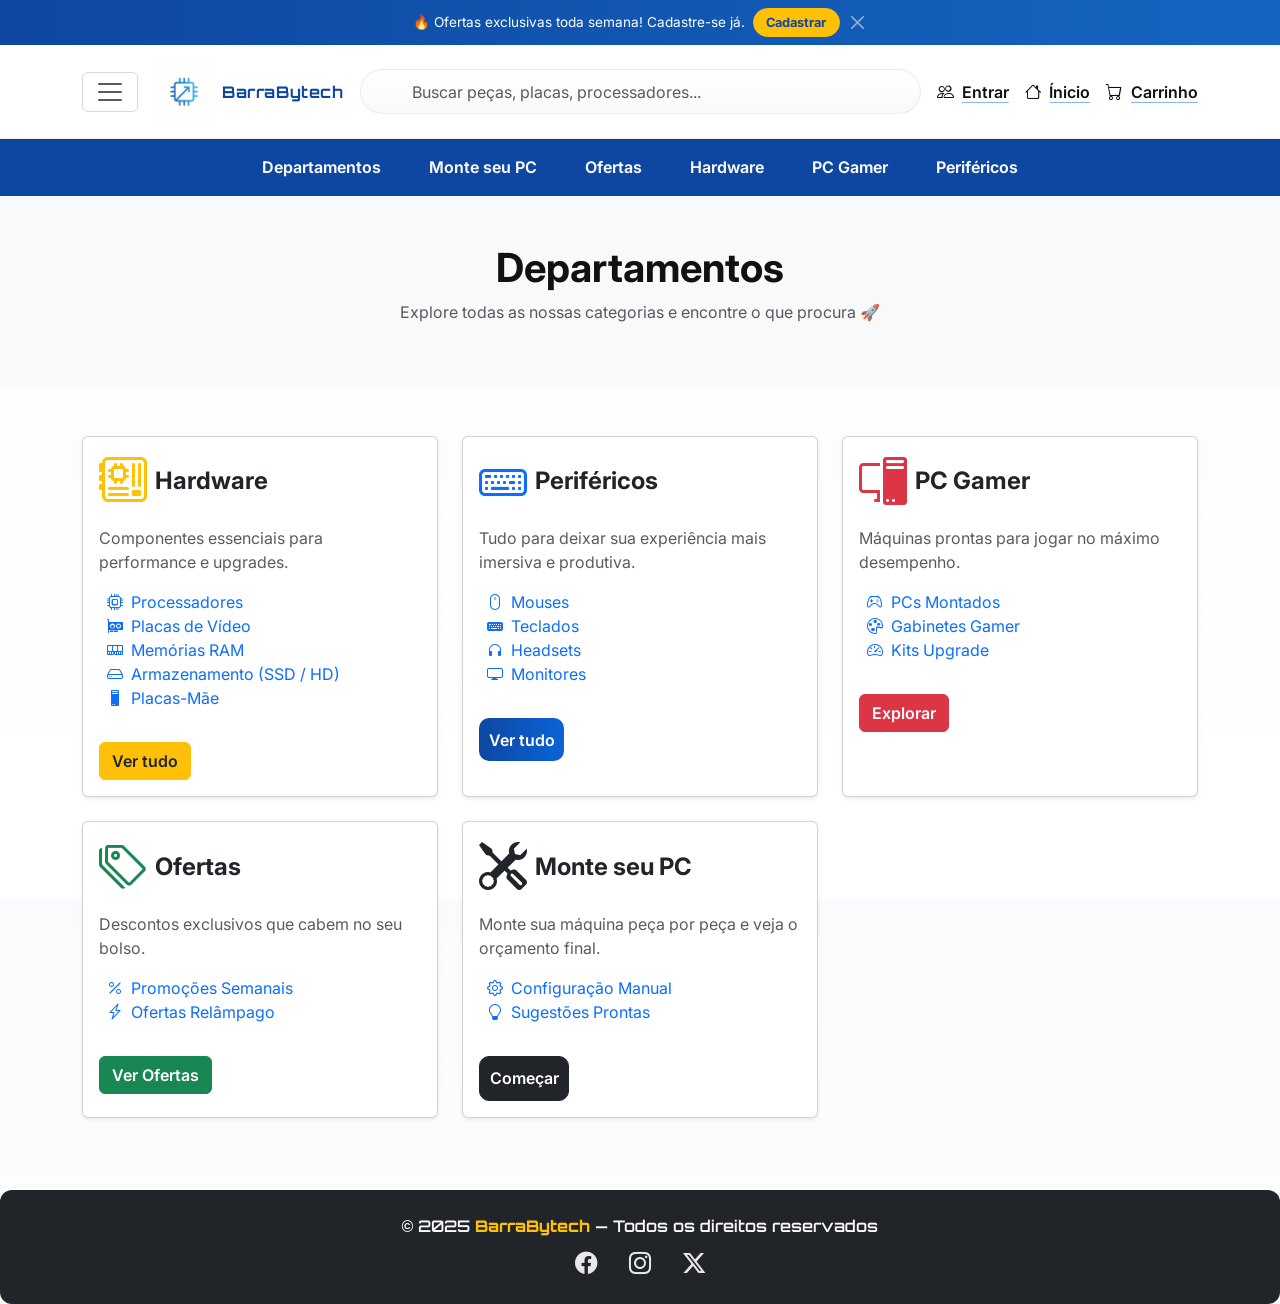
<file: Site/departamentos.html>
<!DOCTYPE html>
<html lang="pt-BR">
<head>
  <meta charset="UTF-8" />
  <meta name="viewport" content="width=device-width, initial-scale=1" />
  <title>Departamentos - BarraBytech</title>

  <!-- Bootstrap -->
  <link href="https://cdn.jsdelivr.net/npm/bootstrap@5.3.3/dist/css/bootstrap.min.css" rel="stylesheet" />

  <!-- Bootstrap Icons -->
  <link rel="stylesheet" href="https://cdn.jsdelivr.net/npm/bootstrap-icons@1.10.5/font/bootstrap-icons.css" />

  <!-- Google Fonts -->
  <link href="https://fonts.googleapis.com/css2?family=Inter:wght@400;600&family=Montserrat:wght@600;700&family=Orbitron:wght@500;700&display=swap" rel="stylesheet" />

  <!-- CSS -->
  <link rel="stylesheet" href="Css/estilo.css" />

  <!-- Favicon -->
  <link rel="shortcut icon" href="img/Icon.jpg" type="image/x-icon">
</head>
<body>

  <div class="top-bar d-flex justify-content-center align-items-center gap-2 py-2">
    <span>🔥 Ofertas exclusivas toda semana! Cadastre-se já.</span>
    <a href="entrar.html">
    <button class="btn btn-warning btn-sm fw-bold">Cadastrar</button>
  </a>
    <button type="button" class="btn-close btn-close-white" aria-label="Close"></button>
  </div>

<nav id="topo" class="navbar shadow-sm">
  <div class="container d-flex align-items-center justify-content-between">
    <div class="d-flex align-items-center gap-3">
      <button class="navbar-toggler" type="button" data-bs-toggle="offcanvas" data-bs-target="#offcanvasNavbar" aria-controls="offcanvasNavbar">
        <span class="navbar-toggler-icon"></span>
      </button>

      <a class="d-flex align-items-center gap-2 text-decoration-none" href="index.html" aria-label="BarraBytech">
        <img src="img/Icon.png" alt="BarraBytech" class="logo">
        <span class="brand-text">BarraBytech</span>
      </a>
    </div>

    <div class="search-box mx-3 mt-2 mb-2" style="flex:1;max-width:700px;">
      <input class="form-control" type="search" placeholder="Buscar peças, placas, processadores..." aria-label="Buscar">
    </div>

    <div class="d-flex align-items-center gap-3">
      <a href="entrar.html" class="icon-link"><i class="bi bi-people mb-2"></i><span class="d-none d-md-inline">Entrar</span></a>
      <a href="index.html" class="icon-link"><i class="bi bi-house mb-2"></i><span class="d-none d-md-inline">Ínicio</span></a>
      <a href="carrinho.html" class="icon-link"><i class="bi bi-cart mb-2"></i><span class="d-none d-md-inline">Carrinho</span></a>
    </div>

    <div class="offcanvas offcanvas-start" tabindex="-1" id="offcanvasNavbar">
      <div class="offcanvas-header">
        <h5 class="offcanvas-title">Categorias</h5>
        <button type="button" class="btn-close btn-close-white" data-bs-dismiss="offcanvas"></button>
      </div>
      <div class="offcanvas-body">
        <ul class="navbar-nav flex-grow-1">
          <li class="nav-item"><a class="nav-link" href="hardware.html">Hardware <i class="bi bi-motherboard"></i></a></li>
          <li class="nav-item"><a class="nav-link" href="perifericos.html">Periféricos <i class="bi bi-keyboard"></i></a></li>
          <li class="nav-item"><a class="nav-link" href="montePC.html">Monte seu PC<i class="bi bi-tools"></i></a></li>
          <li class="nav-item"><a class="nav-link" href="ofertas.html">Ofertas <i class="bi bi-tags"></i></a></li>
          <li class="nav-item"><a class="nav-link" href="pc-gamer.html">PC Gamer <i class="bi bi-pc"></i></a></li>

          <!-- Dropdown dentro da UL -->
          <li class="nav-item dropdown">
            <a class="nav-link dropdown-toggle" href="#" role="button" data-bs-toggle="dropdown" aria-expanded="false">
              Mais categorias
            </a>
            <ul class="dropdown-menu">
              <li class="nav-item"><a class="nav-link" href="sobre.html"><i class="bi bi-people me-2"></i>Quem somos?</a></li>
              <li class="nav-item"><a class="nav-link" href="atendimento.html"><i class="bi bi-headset me-2"></i>Atendimento</a></li>
            </ul>
          </li>
        </ul>

        <!-- Busca no offcanvas -->
        <form class="d-flex mt-3" role="search">
          <input class="form-control me-2" type="search" placeholder="Buscar..." aria-label="Search" />
          <button class="btn btn-warning" type="submit">Buscar</button>
        </form>
      </div>
    </div>
  </div>
</nav>

  <div class="nav-links">
    <div class="container d-flex justify-content-center gap-4 flex-wrap">
      <a href="departamentos.html">Departamentos</a>
      <a href="montePC.html">Monte seu PC</a>
      <a href="ofertas.html">Ofertas</a>
      <a href="hardware.html">Hardware</a>
      <a href="pc-gamer.html">PC Gamer</a>
      <a href="perifericos.html">Periféricos</a>
    </div>
  </div>
</div>

  <header class="py-5 text-center bg-light">
    <div class="container">
      <h1 class="fw-bold">Departamentos</h1>
      <p class="text-muted">Explore todas as nossas categorias e encontre o que procura 🚀</p>
    </div>
  </header>

  <section class="py-5">
    <div class="container">
      <div class="row g-4">

        <!-- Hardware -->
        <div class="col-md-6 col-lg-4">
          <div class="card shadow-sm h-100">
            <div class="card-body">
              <div class="d-flex align-items-center mb-3">
                <i class="bi bi-motherboard display-5 text-warning me-2"></i>
                <h4 class="fw-bold mb-0">Hardware</h4>
              </div>
              <p class="text-muted">Componentes essenciais para performance e upgrades.</p>
              <ul class="list-unstyled ms-2">
                <li><a href="#" class="text-decoration-none"><i class="bi bi-cpu me-1"></i> Processadores</a></li>
                <li><a href="#" class="text-decoration-none"><i class="bi bi-gpu-card me-1"></i> Placas de Vídeo</a></li>
                <li><a href="#" class="text-decoration-none"><i class="bi bi-memory me-1"></i> Memórias RAM</a></li>
                <li><a href="#" class="text-decoration-none"><i class="bi bi-hdd me-1"></i> Armazenamento (SSD / HD)</a></li>
                <li><a href="#" class="text-decoration-none"><i class="bi bi-pc me-1"></i> Placas-Mãe</a></li>
              </ul>
              <a href="hardware.html" class="btn btn-warning text-dark fw-semibold mt-3">Ver tudo</a>
            </div>
          </div>
        </div>

        <!-- Periféricos -->
        <div class="col-md-6 col-lg-4">
          <div class="card shadow-sm h-100">
            <div class="card-body">
              <div class="d-flex align-items-center mb-3">
                <i class="bi bi-keyboard display-5 text-primary me-2"></i>
                <h4 class="fw-bold mb-0">Periféricos</h4>
              </div>
              <p class="text-muted">Tudo para deixar sua experiência mais imersiva e produtiva.</p>
              <ul class="list-unstyled ms-2">
                <li><a href="#" class="text-decoration-none"><i class="bi bi-mouse me-1"></i> Mouses</a></li>
                <li><a href="#" class="text-decoration-none"><i class="bi bi-keyboard-fill me-1"></i> Teclados</a></li>
                <li><a href="#" class="text-decoration-none"><i class="bi bi-headphones me-1"></i> Headsets</a></li>
                <li><a href="#" class="text-decoration-none"><i class="bi bi-display me-1"></i> Monitores</a></li>
              </ul>
              <a href="#" class="btn btn-primary fw-semibold mt-3">Ver tudo</a>
            </div>
          </div>
        </div>

        <!-- PC Gamer -->
        <div class="col-md-6 col-lg-4">
          <div class="card shadow-sm h-100">
            <div class="card-body">
              <div class="d-flex align-items-center mb-3">
                <i class="bi bi-pc-display display-5 text-danger me-2"></i>
                <h4 class="fw-bold mb-0">PC Gamer</h4>
              </div>
              <p class="text-muted">Máquinas prontas para jogar no máximo desempenho.</p>
              <ul class="list-unstyled ms-2">
                <li><a href="#" class="text-decoration-none"><i class="bi bi-controller me-1"></i> PCs Montados</a></li>
                <li><a href="#" class="text-decoration-none"><i class="bi bi-palette me-1"></i> Gabinetes Gamer</a></li>
                <li><a href="#" class="text-decoration-none"><i class="bi bi-speedometer2 me-1"></i> Kits Upgrade</a></li>
              </ul>
              <a href="#" class="btn btn-danger fw-semibold mt-3">Explorar</a>
            </div>
          </div>
        </div>

        <!-- Ofertas -->
        <div class="col-md-6 col-lg-4">
          <div class="card shadow-sm h-100">
            <div class="card-body">
              <div class="d-flex align-items-center mb-3">
                <i class="bi bi-tags display-5 text-success me-2"></i>
                <h4 class="fw-bold mb-0">Ofertas</h4>
              </div>
              <p class="text-muted">Descontos exclusivos que cabem no seu bolso.</p>
              <ul class="list-unstyled ms-2">
                <li><a href="#" class="text-decoration-none"><i class="bi bi-percent me-1"></i> Promoções Semanais</a></li>
                <li><a href="#" class="text-decoration-none"><i class="bi bi-lightning-charge me-1"></i> Ofertas Relâmpago</a></li>
              </ul>
              <a href="#" class="btn btn-success fw-semibold mt-3">Ver Ofertas</a>
            </div>
          </div>
        </div>

        <!-- Monte seu PC -->
        <div class="col-md-6 col-lg-4">
          <div class="card shadow-sm h-100">
            <div class="card-body">
              <div class="d-flex align-items-center mb-3">
                <i class="bi bi-tools display-5 text-dark me-2"></i>
                <h4 class="fw-bold mb-0">Monte seu PC</h4>
              </div>
              <p class="text-muted">Monte sua máquina peça por peça e veja o orçamento final.</p>
              <ul class="list-unstyled ms-2">
                <li><a href="#" class="text-decoration-none"><i class="bi bi-gear me-1"></i> Configuração Manual</a></li>
                <li><a href="#" class="text-decoration-none"><i class="bi bi-lightbulb me-1"></i> Sugestões Prontas</a></li>
              </ul>
              <a href="montePC.html" class="btn btn-dark fw-semibold mt-3">Começar</a>
            </div>
          </div>
        </div>

      </div>
    </div>
  </section>

  <footer class="footer text-center py-4 mt-4 bg-dark text-light">
    <div class="container">
      <p class="mb-2 fw-semibold">
        &copy; 2025 <span class="brand">BarraBytech</span> — Todos os direitos reservados
      </p>
      <div class="social-links">
        <a href="#"><i class="bi bi-facebook text-light me-2"></i></a>
        <a href="#"><i class="bi bi-instagram text-light me-2"></i></a>
        <a href="#"><i class="bi bi-twitter-x text-light"></i></a>
      </div>
    </div>
  </footer>

  <!-- Scripts -->
  <script src="https://cdn.jsdelivr.net/npm/bootstrap@5.3.3/dist/js/bootstrap.bundle.min.js"></script>
  <script src="JS/scripts.js"></script>
</body>
</html>
</file>
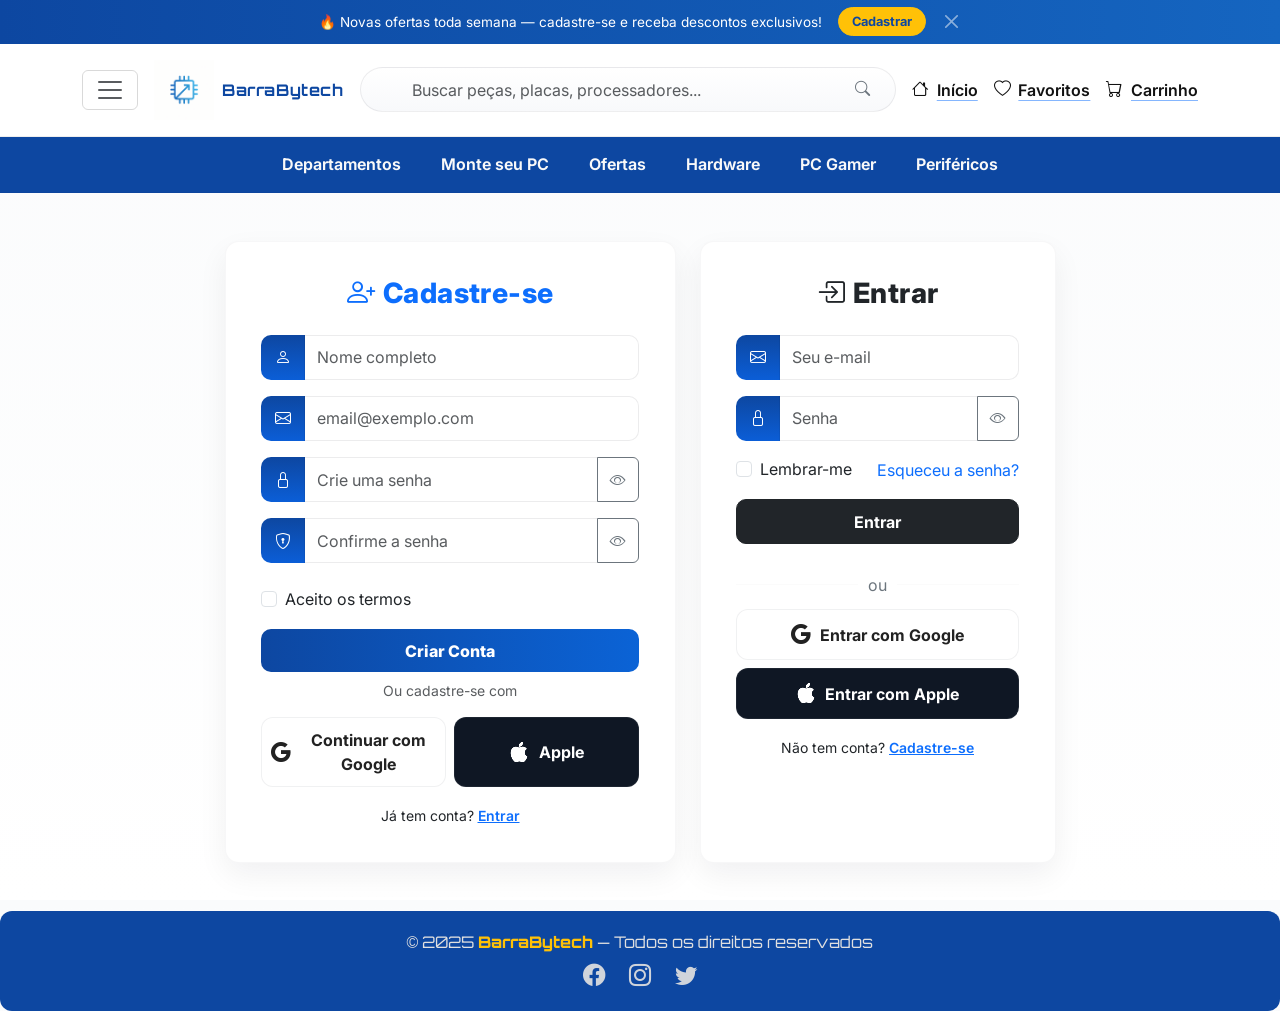
<file: Site/entrar.html>
<!DOCTYPE html>
<html lang="pt-BR">
<head>
  <meta charset="UTF-8" />
  <meta name="viewport" content="width=device-width, initial-scale=1" />
  <title>BarraBytech - Sua loja de Hardware</title>

  <!-- Bootstrap -->
  <link href="https://cdn.jsdelivr.net/npm/bootstrap@5.3.3/dist/css/bootstrap.min.css" rel="stylesheet" />

  <!-- Bootstrap Icons -->
  <link rel="stylesheet" href="https://cdn.jsdelivr.net/npm/bootstrap-icons@1.10.5/font/bootstrap-icons.css" />

  <!-- Google Fonts -->
  <link href="https://fonts.googleapis.com/css2?family=Inter:wght@400;600;700&family=Montserrat:wght@600;700&family=Orbitron:wght@500;700&display=swap" rel="stylesheet" />

  <!-- FAVICON -->
  <link rel="shortcut icon" href="img/Icon.jpg" type="image/x-icon">

  <link rel="stylesheet" href="Css/estilo.css">

</head>
<body>

  <div class="top-bar">
    <div class="container d-flex justify-content-center align-items-center">
      <span class="me-3">🔥 Novas ofertas toda semana — cadastre-se e receba descontos exclusivos!</span>
      <button class="btn btn-warning btn-sm">Cadastrar</button>
      <button class="btn-close btn-close-white ms-3" aria-label="Fechar promo"></button>
    </div>
  </div>

  <nav class="navbar">
    <div class="container d-flex align-items-center justify-content-between">
      <div class="d-flex align-items-center gap-3">
        <button class="navbar-toggler" type="button" data-bs-toggle="offcanvas" data-bs-target="#offcanvasNavbar" aria-controls="offcanvasNavbar">
          <span class="navbar-toggler-icon"></span>
        </button>

        <a class="d-flex align-items-center gap-2 text-decoration-none" href="index.html" aria-label="BarraBytech">
          <img src="img/Icon.png" alt="BarraBytech" class="logo">
          <span class="brand-text">BarraBytech</span>
        </a>
      </div>

      <div class="search-box mx-3" style="flex:1;max-width:700px;">
        <input class="form-control" type="search" placeholder="Buscar peças, placas, processadores..." aria-label="Buscar">
        <i class="bi bi-search icon"></i>
      </div>

      <div class="d-flex align-items-center gap-3">
        <a href="index.html" class="icon-link"><i class="bi bi-house mb-2"></i><span class="d-none d-md-inline">Início</span></a>
        <a href="favoritos.html" class="icon-link"><i class="bi bi-heart mb-2"></i><span class="d-none d-md-inline">Favoritos</span></a>
        <a href="carrinho.html" class="icon-link"><i class="bi bi-cart mb-2"></i><span class="d-none d-md-inline">Carrinho</span></a>
      </div>

      <div class="offcanvas offcanvas-start" tabindex="-1" id="offcanvasNavbar" aria-labelledby="offcanvasNavbarLabel">
        <div class="offcanvas-header">
          <h5 class="offcanvas-title" id="offcanvasNavbarLabel">Categorias</h5>
          <button type="button" class="btn-close btn-close-white" data-bs-dismiss="offcanvas" aria-label="Fechar"></button>
        </div>
        <div class="offcanvas-body">
          <ul class="navbar-nav">
            <li class="nav-item"><a class="nav-link" href="hardware.html">Hardware <i class="bi bi-motherboard ms-2"></i></a></li>
            <li class="nav-item"><a class="nav-link" href="perifericos.html">Periféricos <i class="bi bi-keyboard ms-2"></i></a></li>
            <li class="nav-item"><a class="nav-link" href="montePC.html">Monte seu PC<i class="bi bi-tools"></i></a></li>
            <li class="nav-item"><a class="nav-link" href="ofertas.html">Ofertas <i class="bi bi-tags ms-2"></i></a></li>
            <li class="nav-item"><a class="nav-link" href="pc-gamer.html">PC Gamer <i class="bi bi-pc-display ms-2"></i></a></li>
            <li class="nav-item dropdown">
            <a class="nav-link dropdown-toggle" href="#" role="button" data-bs-toggle="dropdown" aria-expanded="false">
              Mais categorias
            </a>
            <ul class="dropdown-menu">
              <li class="nav-item"><a class="nav-link" href="sobre.html"><i class="bi bi-people me-2"></i>Quem somos?</a></li>
              <li class="nav-item"><a class="nav-link" href="atendimento.html"><i class="bi bi-headset me-2"></i>Atendimento</a></li>
            </ul>
          </li>
          </ul>

          <form class="d-flex mt-3" role="search">
            <input class="form-control me-2" type="search" placeholder="Buscar..." aria-label="Search">
            <button class="btn btn-warning" type="submit">Buscar</button>
          </form>
        </div>
      </div>

    </div>
  </nav>

  <div class="nav-links">
    <div class="container d-flex justify-content-center gap-3 flex-wrap">
      <a href="departamentos.html">Departamentos</a>
      <a href="montePC.html">Monte seu PC</a>
      <a href="ofertas.html">Ofertas</a>
      <a href="hardware.html">Hardware</a>
      <a href="pc-gamer.html">PC Gamer</a>
      <a href="#">Periféricos</a>
    </div>
  </div>

  <div class="container my-5">
    <div class="row justify-content-center g-4">

      <div class="col-12 col-md-6 col-lg-5">
        <div class="auth-card card h-100">
          <div class="card-body">
            <h3 class="auth-title text-primary text-center mb-4"><i class="bi bi-person-plus me-2"></i>Cadastre-se</h3>

            <form id="signupForm" novalidate>
              <!-- Nome -->
              <div class="input-group mb-3">
                <span class="input-group-text"><i class="bi bi-person"></i></span>
                <input type="text" class="form-control" id="nome" placeholder="Nome completo" required>
              </div>

              <!-- Email -->
              <div class="input-group mb-3">
                <span class="input-group-text"><i class="bi bi-envelope"></i></span>
                <input type="email" class="form-control" id="emailSignup" placeholder="email@exemplo.com" required>
              </div>

              <!-- Senha -->
              <div class="input-group mb-3">
                <span class="input-group-text"><i class="bi bi-lock"></i></span>
                <input type="password" class="form-control" id="senhaSignup" placeholder="Crie uma senha" required>
                <button class="btn btn-outline-secondary" type="button" data-toggle="toggle-pass" data-target="#senhaSignup" aria-label="Mostrar senha">
                  <i class="bi bi-eye"></i>
                </button>
              </div>

              <!-- Confirmar -->
              <div class="input-group mb-4">
                <span class="input-group-text"><i class="bi bi-shield-lock"></i></span>
                <input type="password" class="form-control" id="confirmaSenha" placeholder="Confirme a senha" required>
                <button class="btn btn-outline-secondary" type="button" data-toggle="toggle-pass" data-target="#confirmaSenha" aria-label="Mostrar senha">
                  <i class="bi bi-eye"></i>
                </button>
              </div>

              <div class="d-flex align-items-center justify-content-between mb-3">
                <div class="form-check">
                  <input class="form-check-input" type="checkbox" id="termos" required>
                  <label class="form-check-label" for="termos">Aceito os termos</label>
                </div>
              </div>

              <button type="submit" class="btn btn-primary w-100 mb-2">Criar Conta</button>
              <small class="d-block text-center text-muted">Ou cadastre-se com</small>

              <div class="d-flex gap-2 mt-3">
                <button type="button" class="btn-google w-100">
                  <i class="bi bi-google fs-5"></i>
                  Continuar com Google
                </button>
                <button type="button" class="btn-apple w-100">
                  <i class="bi bi-apple fs-5"></i> Apple
                </button>
              </div>

              <p class="text-center mt-3 mb-0"><small>Já tem conta? <a href="#" class="fw-semibold text-primary">Entrar</a></small></p>
            </form>
          </div>
        </div>
      </div>

      <div class="col-12 col-md-5 col-lg-4">
        <div class="auth-card card h-100">
          <div class="card-body">
            <h3 class="auth-title text-dark text-center mb-4"><i class="bi bi-box-arrow-in-right me-2"></i>Entrar</h3>

            <form id="loginForm" novalidate>
              <div class="input-group mb-3">
                <span class="input-group-text bg-dark text-white"><i class="bi bi-envelope"></i></span>
                <input type="email" class="form-control" id="emailLogin" placeholder="Seu e-mail" required>
              </div>

              <div class="input-group mb-3">
                <span class="input-group-text bg-dark text-white"><i class="bi bi-lock"></i></span>
                <input type="password" class="form-control" id="senhaLogin" placeholder="Senha" required>
                <button class="btn btn-outline-secondary" type="button" data-toggle="toggle-pass" data-target="#senhaLogin" aria-label="Mostrar senha">
                  <i class="bi bi-eye"></i>
                </button>
              </div>

              <div class="d-flex justify-content-between align-items-center mb-3">
                <div class="form-check">
                  <input class="form-check-input" type="checkbox" id="lembrar">
                  <label class="form-check-label" for="lembrar">Lembrar-me</label>
                </div>
                <a href="#" class="text-decoration-none">Esqueceu a senha?</a>
              </div>

              <button type="submit" class="btn btn-dark w-100 mb-3">Entrar</button>

              <div class="or-line my-2">
                <hr><span>ou</span><hr>
              </div>

              <button type="button" class="btn-google w-100 mb-2">
                <i class="bi bi-google fs-5"></i>Entrar com Google
              </button>
              <button type="button" class="btn-apple w-100 mb-2"><i class="bi bi-apple fs-5"></i> Entrar com Apple</button>

              <p class="text-center mt-3 mb-0"><small>Não tem conta? <a href="#" class="fw-semibold text-primary">Cadastre-se</a></small></p>
            </form>
          </div>
        </div>
      </div>

    </div>
  </div>

  <footer class="footer">
    <div class="container">
      <p class="mb-1">&copy; 2025 <span class="brand">BarraBytech</span> — Todos os direitos reservados</p>
      <div class="social-links">
        <a href="#" aria-label="Facebook"><i class="bi bi-facebook"></i></a>
        <a href="#" aria-label="Instagram"><i class="bi bi-instagram"></i></a>
        <a href="#" aria-label="Twitter"><i class="bi bi-twitter"></i></a>
      </div>
    </div>
  </footer>

<script src="https://cdn.jsdelivr.net/npm/bootstrap@5.3.3/dist/js/bootstrap.bundle.min.js"></script>

</body>
</html>
</file>
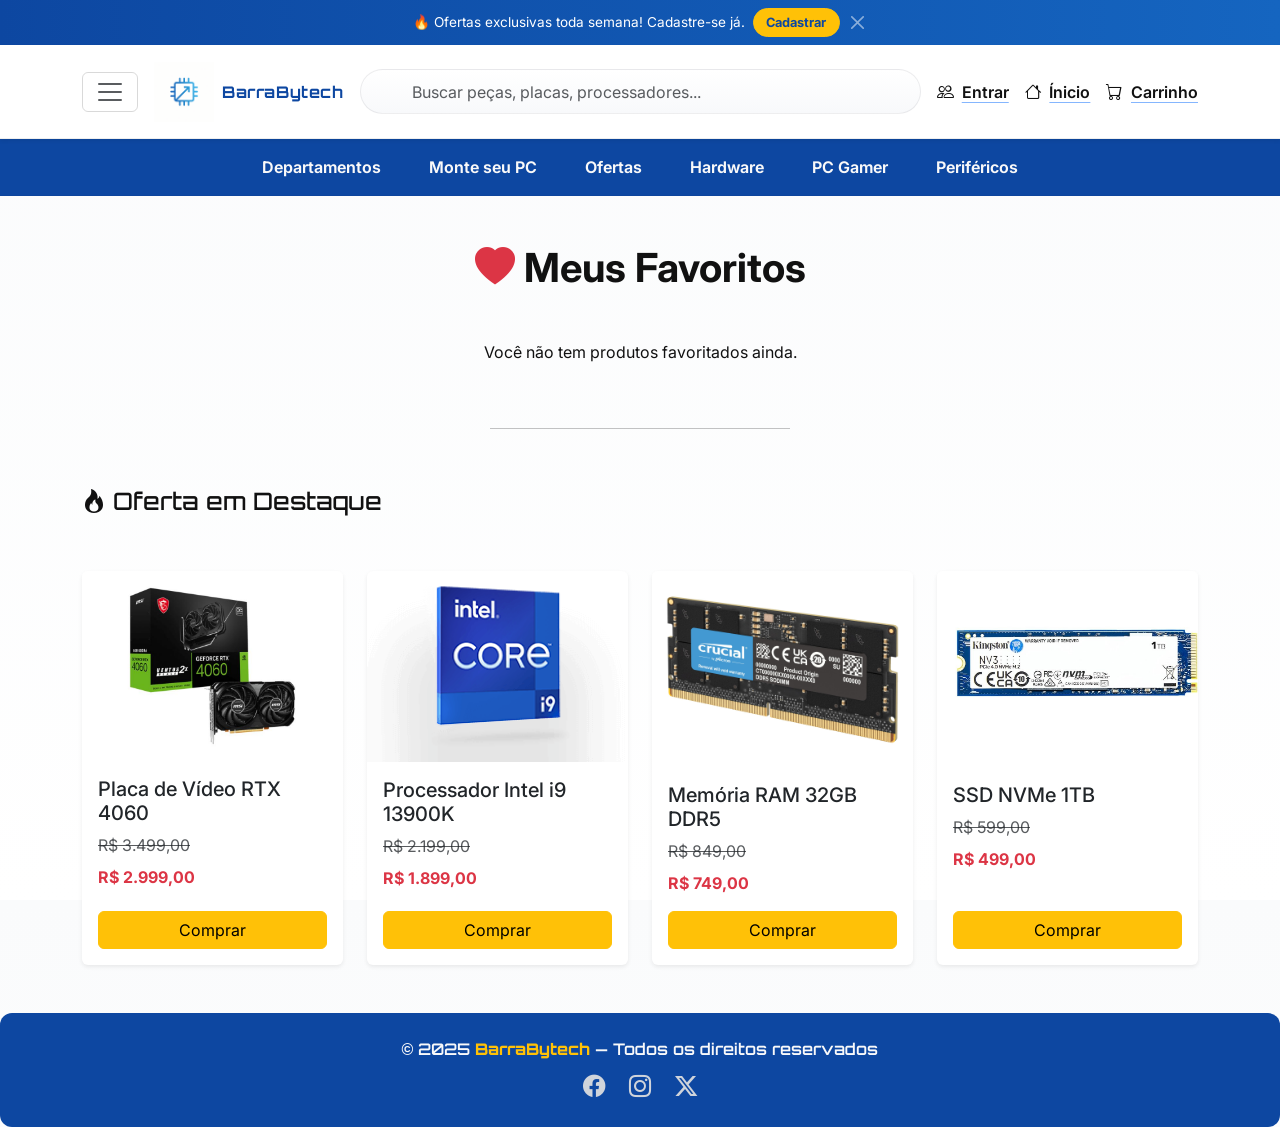
<file: Site/favoritos.html>
<!DOCTYPE html>
<html lang="pt-BR">
<head>
  <meta charset="UTF-8" />
  <meta name="viewport" content="width=device-width, initial-scale=1" />
  <title>BarraBytech - Sua loja de Hardware</title>

  <!-- Bootstrap -->
  <link href="https://cdn.jsdelivr.net/npm/bootstrap@5.3.3/dist/css/bootstrap.min.css" rel="stylesheet" />

  <!-- Bootstrap Icons -->
  <link rel="stylesheet" href="https://cdn.jsdelivr.net/npm/bootstrap-icons@1.10.5/font/bootstrap-icons.css" />

  <!-- Google Fonts -->
  <link href="https://fonts.googleapis.com/css2?family=Inter:wght@400;600;700&family=Montserrat:wght@600;700&family=Orbitron:wght@500;700&display=swap" rel="stylesheet" />

  <!-- CSS -->
  <link rel="stylesheet" href="Css/estilo.css" />

  <!-- Favicon -->
  <link rel="shortcut icon" href="Imagens/Icon.jpg" type="image/x-icon">
</head>
<body>

  <div class="top-bar d-flex justify-content-center align-items-center gap-2 py-2">
    <span>🔥 Ofertas exclusivas toda semana! Cadastre-se já.</span>
    <a href="entrar.html">
    <button class="btn btn-warning btn-sm fw-bold">Cadastrar</button>
  </a>
    <button type="button" class="btn-close btn-close-white" aria-label="Close"></button>
  </div>

<nav id="topo" class="navbar shadow-sm">
  <div class="container d-flex align-items-center justify-content-between">
    <div class="d-flex align-items-center gap-3">
      <button class="navbar-toggler" type="button" data-bs-toggle="offcanvas" data-bs-target="#offcanvasNavbar" aria-controls="offcanvasNavbar">
        <span class="navbar-toggler-icon"></span>
      </button>

      <a class="d-flex align-items-center gap-2 text-decoration-none" href="index.html" aria-label="BarraBytech">
        <img src="img/Icon.png" alt="BarraBytech" class="logo">
        <span class="brand-text">BarraBytech</span>
      </a>
    </div>

    <div class="search-box mx-3 mt-2 mb-2" style="flex:1;max-width:700px;">
      <input class="form-control" type="search" placeholder="Buscar peças, placas, processadores..." aria-label="Buscar">
    </div>

    <div class="d-flex align-items-center gap-3">
      <a href="entrar.html" class="icon-link"><i class="bi bi-people mb-2"></i><span class="d-none d-md-inline">Entrar</span></a>
      <a href="index.html" class="icon-link"><i class="bi bi-house mb-2"></i><span class="d-none d-md-inline">Ínicio</span></a>
      <a href="carrinho.html" class="icon-link"><i class="bi bi-cart mb-2"></i><span class="d-none d-md-inline">Carrinho</span></a>
    </div>

    <div class="offcanvas offcanvas-start" tabindex="-1" id="offcanvasNavbar">
      <div class="offcanvas-header">
        <h5 class="offcanvas-title">Categorias</h5>
        <button type="button" class="btn-close btn-close-white" data-bs-dismiss="offcanvas"></button>
      </div>
      <div class="offcanvas-body">
        <ul class="navbar-nav flex-grow-1">
          <li class="nav-item"><a class="nav-link" href="hardware.html">Hardware <i class="bi bi-motherboard"></i></a></li>
          <li class="nav-item"><a class="nav-link" href="perifericos.html">Periféricos <i class="bi bi-keyboard"></i></a></li>
          <li class="nav-item"><a class="nav-link" href="montePC.html">Monte seu PC<i class="bi bi-tools"></i></a></li>
          <li class="nav-item"><a class="nav-link" href="ofertas.html">Ofertas <i class="bi bi-tags"></i></a></li>
          <li class="nav-item"><a class="nav-link" href="pc-gamer.html">PC Gamer <i class="bi bi-pc"></i></a></li>

          <li class="nav-item dropdown">
            <a class="nav-link dropdown-toggle" href="#" role="button" data-bs-toggle="dropdown" aria-expanded="false">
              Mais categorias
            </a>
            <ul class="dropdown-menu">
              <li class="nav-item"><a class="nav-link" href="sobre.html"><i class="bi bi-people me-2"></i>Quem somos?</a></li>
              <li class="nav-item"><a class="nav-link" href="atendimento.html"><i class="bi bi-headset me-2"></i>Atendimento</a></li>
            </ul>
          </li>
        </ul>

        <form class="d-flex mt-3" role="search">
          <input class="form-control me-2" type="search" placeholder="Buscar..." aria-label="Search" />
          <button class="btn btn-warning" type="submit">Buscar</button>
        </form>
      </div>
    </div>
  </div>
</nav>

  <div class="nav-links">
    <div class="container d-flex justify-content-center gap-4 flex-wrap">
      <a href="departamentos.html">Departamentos</a>
      <a href="montePC.html">Monte seu PC</a>
      <a href="ofertas.html">Ofertas</a>
      <a href="hardware.html">Hardware</a>
      <a href="pc-gamer.html">PC Gamer</a>
      <a href="perifericos.html">Periféricos</a>
    </div>
  </div>
</div>
  

  <main class="container my-5">

    <main class="container my-5">
      <h2 class="mb-5 display-6 fw-bold text-center"><i class="bi bi-heart-fill text-danger"></i> Meus Favoritos</h2>
      <div id="lista-favoritos" class="d-flex flex-wrap gap-3 justify-content-center">
      </div>
    </main>
    
    <hr style="width: 300px; margin: 0 auto;">

    <div style="padding: 3rem 0px; text-align: left; margin-top: 10px;"><h4 style="font-family: Orbitron ;"> <i class="bi bi-fire"></i> Oferta em Destaque</h4></div>

    
    <div class="row g-4">
      <!-- Card 1 -->
      <div class="col-12 col-sm-6 col-md-4 col-lg-3">
        <div class="card h-100 shadow-sm border-0">
          <img src="Imagens/rtx-4060.jpg" class="card-img-top" alt="Placa de Vídeo RTX-4060">
          <div class="card-body d-flex flex-column">
            <h5 class="card-title">Placa de Vídeo RTX 4060</h5>
            <p class="card-text text-muted mb-2"><del>R$ 3.499,00</del></p>
            <p class="card-text fw-bold text-danger">R$ 2.999,00</p>
            <a href="#" class="btn btn-warning mt-auto">Comprar</a>
          </div>
        </div>
      </div>
    
      <!-- Card 2 -->
      <div class="col-12 col-sm-6 col-md-4 col-lg-3">
        <div class="card h-100 shadow-sm border-0">
          <img src="Imagens/Intel-Core-i9.png" class="card-img-top" alt="Processador Intel Core i9">
          <div class="card-body d-flex flex-column">
            <h5 class="card-title">Processador Intel i9 13900K</h5>
            <p class="card-text text-muted mb-2"><del>R$ 2.199,00</del></p>
            <p class="card-text fw-bold text-danger mb-3">R$ 1.899,00</p>
            <a href="#" class="btn btn-warning mt-auto">Comprar</a>
          </div>
        </div>
      </div>
    
      <!-- Card 3 -->
      <div class="col-12 col-sm-6 col-md-4 col-lg-3">
        <div class="card h-100 shadow-sm border-0">
          <img src="Imagens/memoria-ram.jpg" class="card-img-top" alt="Memória RAM 32GB">
          <div class="card-body d-flex flex-column">
            <h5 class="card-title">Memória RAM 32GB DDR5</h5>
            <p class="card-text text-muted mb-2"><del>R$ 849,00</del></p>
            <p class="card-text fw-bold text-danger mb-3">R$ 749,00</p>
            <a href="#" class="btn btn-warning mt-auto">Comprar</a>
          </div>
        </div>
      </div>
    
      <!-- Card 4 -->
      <div class="col-12 col-sm-6 col-md-4 col-lg-3">
        <div class="card h-100 shadow-sm border-0">
          <img src="Imagens/SSD.jpg" class="card-img-top" alt="SSD NVMe 1TB">
          <div class="card-body d-flex flex-column">
            <h5 class="card-title">SSD NVMe 1TB</h5>
            <p class="card-text text-muted mb-2"><del>R$ 599,00</del></p>
            <p class="card-text fw-bold text-danger mb-3">R$ 499,00</p>
            <a href="#" class="btn btn-warning mt-auto">Comprar</a>
          </div>
        </div>
      </div>

      
    </div>
  </main>

<footer class="footer text-center py-4 mt-4">
  <div class="container">
    <p class="mb-2 text-light fw-semibold">
      &copy; 2025 <span class="brand">BarraBytech</span> — Todos os direitos reservados
    </p>
    <div class="social-links">
      <a href="#"><i class="bi bi-facebook"></i></a>
      <a href="#"><i class="bi bi-instagram"></i></a>
      <a href="#"><i class="bi bi-twitter-x"></i></a>
    </div>
  </div>
</footer>


  <!-- Scripts -->
  <script src="https://cdn.jsdelivr.net/npm/bootstrap@5.3.3/dist/js/bootstrap.bundle.min.js"></script>
  <script src="JS/scripts.js"></script>
<script>
  document.addEventListener("DOMContentLoaded", () => {
    const container = document.getElementById("lista-favoritos");
    const favoritos = JSON.parse(localStorage.getItem("favoritos")) || [];

    if (favoritos.length === 0) {
      container.innerHTML = "<p>Você não tem produtos favoritados ainda.</p>";
      return;
    }

    const produtosFavoritos = produtos.filter(p => favoritos.includes(p.id));

    let html = "";
    produtosFavoritos.forEach(prod => {
      html += `
      <div class="card product-card h-100 shadow-sm border-0 mb-3" style="max-width: 400px;">
        <img src="${prod.img}" class="card-img-top" alt="${prod.alt}">
        <div class="card-body d-flex flex-column">
          <h5 class="card-title">${prod.titulo}</h5>
          <p class="card-desc text-muted">${prod.descricao}</p>
          <p class="card-text text-muted mb-1"><del>${prod.precoAntigo}</del></p>
          <p class="card-text fw-bold text-danger mb-3">${prod.precoAtual}</p>
          <div class="d-flex gap-2 mt-auto">
            <a href="#" class="btn btn-outline-dark flex-grow-1"><i class="bi bi-eye"></i> Ver mais</a>
            <a href="#" class="btn btn-outline-primary flex-grow-1"><i class="bi bi-cart-plus"></i> Carrinho</a>
          </div>
          <a href="#" class="btn btn-warning w-100 mt-2"><i class="bi bi-lightning-charge"></i> Comprar Agora</a>
        </div>
      </div>
      `;
    });

    container.innerHTML = html;
  });
</script>

</body>
</html>
</file>
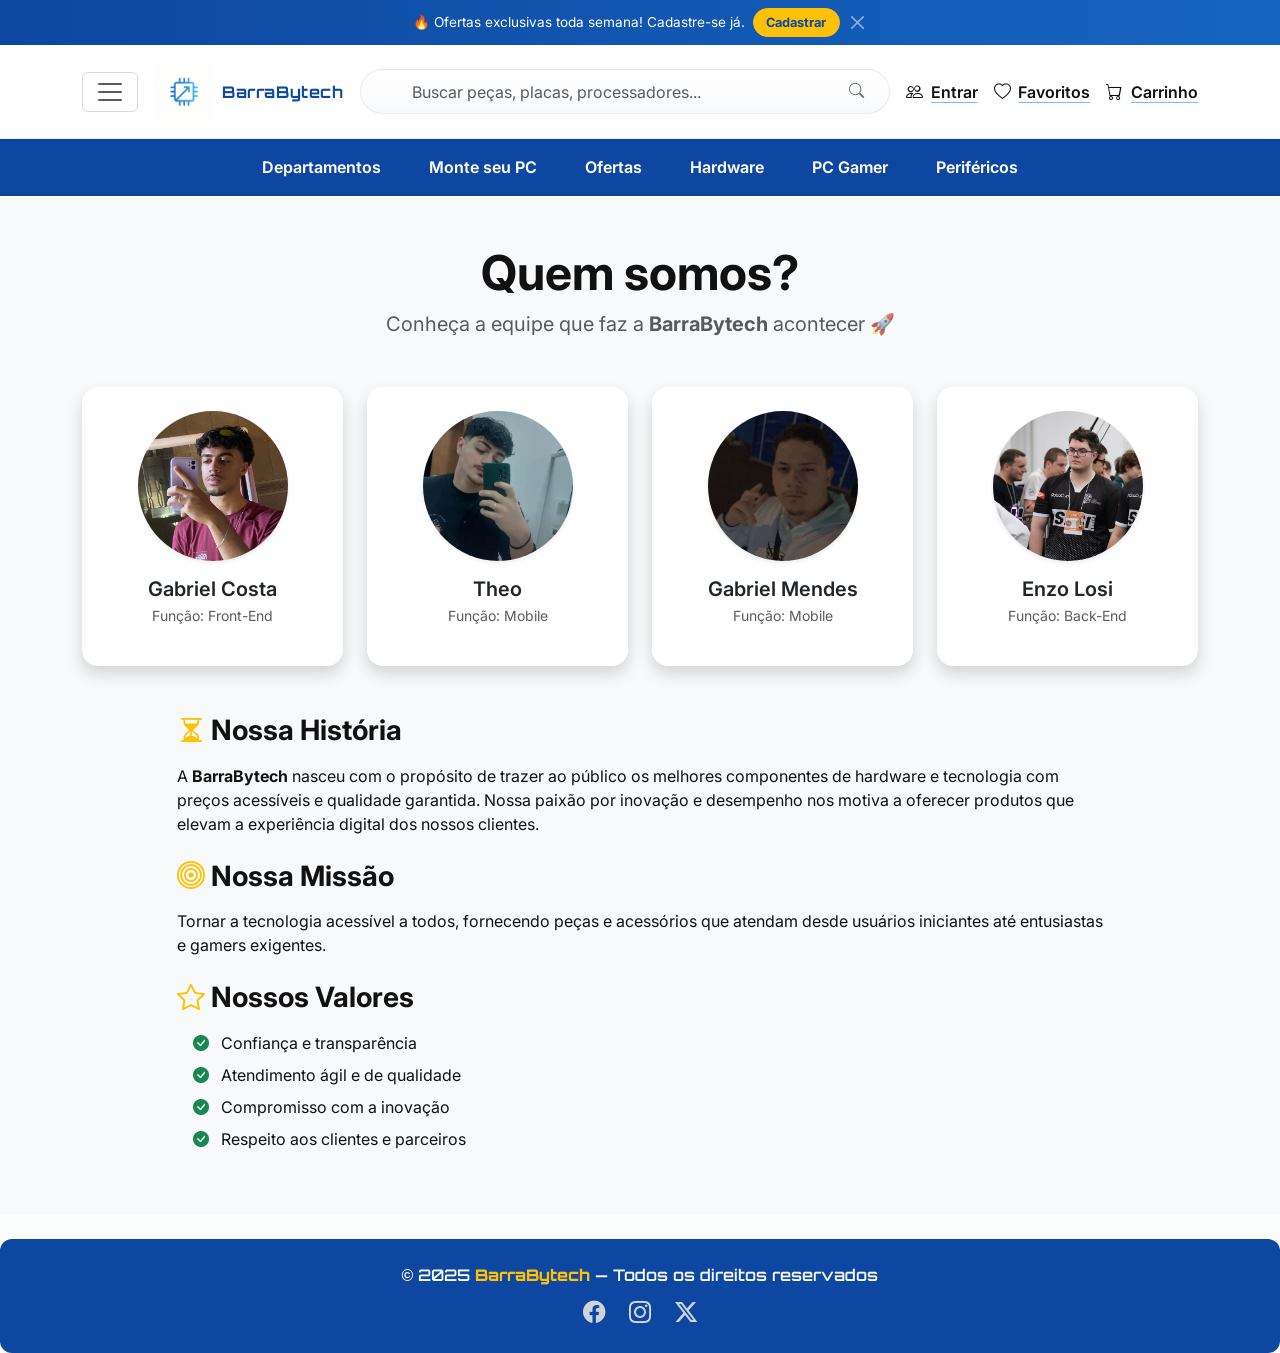
<file: Site/sobre.html>
<!DOCTYPE html>
<html lang="pt-BR">
<head>
  <meta charset="UTF-8" />
  <meta name="viewport" content="width=device-width, initial-scale=1" />
  <title>Quem Somos - BarraBytech</title>

  <!-- Bootstrap -->
  <link href="https://cdn.jsdelivr.net/npm/bootstrap@5.3.3/dist/css/bootstrap.min.css" rel="stylesheet" />

  <!-- Bootstrap Icons -->
  <link rel="stylesheet" href="https://cdn.jsdelivr.net/npm/bootstrap-icons@1.10.5/font/bootstrap-icons.css" />

  <!-- Google Fonts -->
  <link href="https://fonts.googleapis.com/css2?family=Inter:wght@400;600&family=Montserrat:wght@600;700&family=Orbitron:wght@500;700&display=swap" rel="stylesheet" />

  <!-- CSS Customizado -->
  <link rel="stylesheet" href="Css/estilo.css" />

  <!-- Favicon -->
  <link rel="shortcut icon" href="img/Icon.jpg" type="image/x-icon">
</head>
<body>

  <!-- Top Bar -->
  <div class="top-bar d-flex justify-content-center align-items-center gap-2 py-2">
    <span>🔥 Ofertas exclusivas toda semana! Cadastre-se já.</span>
    <a href="entrar.html">
      <button class="btn btn-warning btn-sm fw-bold">Cadastrar</button>
    </a>
    <button type="button" class="btn-close btn-close-white" aria-label="Close"></button>
  </div>

  <nav id="topo" class="navbar shadow-sm">
    <div class="container d-flex align-items-center justify-content-between">
      <div class="d-flex align-items-center gap-3">
        <button class="navbar-toggler" type="button" data-bs-toggle="offcanvas" data-bs-target="#offcanvasNavbar">
          <span class="navbar-toggler-icon"></span>
        </button>

        <a class="d-flex align-items-center gap-2 text-decoration-none" href="index.html" aria-label="BarraBytech">
          <img src="img/Icon.png" alt="BarraBytech" class="logo">
          <span class="brand-text">BarraBytech</span>
        </a>
      </div>

      <div class="search-box mx-3 mt-2 mb-2" style="flex:1;max-width:700px;">
        <input class="form-control" type="search" placeholder="Buscar peças, placas, processadores..." aria-label="Buscar">
        <i class="bi bi-search icon"></i>
      </div>

      <div class="d-flex align-items-center gap-3">
        <a href="entrar.html" class="icon-link"><i class="bi bi-people mb-2"></i><span class="d-none d-md-inline">Entrar</span></a>
        <a href="favoritos.html" class="icon-link"><i class="bi bi-heart mb-2"></i><span class="d-none d-md-inline">Favoritos</span></a>
        <a href="carrinho.html" class="icon-link"><i class="bi bi-cart mb-2"></i><span class="d-none d-md-inline">Carrinho</span></a>
      </div>

      <div class="offcanvas offcanvas-start" tabindex="-1" id="offcanvasNavbar">
        <div class="offcanvas-header">
          <h5 class="offcanvas-title">Categorias</h5>
          <button type="button" class="btn-close btn-close-white" data-bs-dismiss="offcanvas"></button>
        </div>
        <div class="offcanvas-body">
          <ul class="navbar-nav flex-grow-1">
            <li class="nav-item"><a class="nav-link" href="hardware.html">Hardware <i class="bi bi-motherboard"></i></a></li>
            <li class="nav-item"><a class="nav-link" href="perifericos.html">Periféricos <i class="bi bi-keyboard"></i></a></li>
            <li class="nav-item"><a class="nav-link" href="montePC.html">Monte seu PC<i class="bi bi-tools"></i></a></li>
            <li class="nav-item"><a class="nav-link" href="ofertas.html">Ofertas <i class="bi bi-tags"></i></a></li>
            <li class="nav-item"><a class="nav-link" href="pc-gamer.html">PC Gamer <i class="bi bi-pc"></i></a></li>
            <li class="nav-item dropdown">
            <a class="nav-link dropdown-toggle" href="#" role="button" data-bs-toggle="dropdown" aria-expanded="false">
              Mais categorias
            </a>
            <ul class="dropdown-menu">
              <li class="nav-item"><a class="nav-link" href="sobre.html"><i class="bi bi-people me-2"></i>Quem somos?</a></li>
              <li class="nav-item"><a class="nav-link" href="atendimento.html"><i class="bi bi-headset me-2"></i>Atendimento</a></li>
            </ul>
          </li>
          </ul>
          <form class="d-flex mt-3" role="search">
            <input class="form-control me-2" type="search" placeholder="Buscar..." aria-label="Search" />
            <button class="btn btn-warning" type="submit">Buscar</button>
          </form>
        </div>
      </div>
    </div>
  </nav>

  <div class="nav-links">
    <div class="container d-flex justify-content-center gap-4 flex-wrap">
      <a href="departamentos.html">Departamentos</a>
      <a href="montePC.html">Monte seu PC</a>
      <a href="ofertas.html">Ofertas</a>
      <a href="hardware.html">Hardware</a>
      <a href="pc-gamer.html">PC Gamer</a>
      <a href="#">Periféricos</a>
    </div>
  </div>

  <section class="quem-somos py-5 bg-light">
    <div class="container">
      <div class="text-center mb-5">
        <h1 class="fw-bold display-5">Quem somos?</h1>
        <p class="text-muted fs-5">
          Conheça a equipe que faz a <span class="brand fw-bold">BarraBytech</span> acontecer 🚀
        </p>
      </div>

      <!-- Equipe -->
      <div class="row g-4 justify-content-center mb-5">
        <!-- Integrante 1 -->
        <div class="col-6 col-md-3">
          <div class="card border-0 shadow text-center p-4 h-100 rounded-4">
            <div class="rounded-circle mx-auto mb-3 shadow-sm"
                 style="width:150px; height:150px; background-size:cover; background-position:center; background-image:url('integrantes/costa.png');">
            </div>
            <h5 class="fw-semibold mb-1">Gabriel Costa</h5>
            <p class="text-muted small">Função: Front-End</p>
          </div>
        </div>

        <!-- Integrante 2 -->
        <div class="col-6 col-md-3">
          <div class="card border-0 shadow text-center p-4 h-100 rounded-4">
            <div class="rounded-circle mx-auto mb-3 shadow-sm"
                 style="width:150px; height:150px; background-size:cover; background-position:center; background-image:url('integrantes/theo.png');">
            </div>
            <h5 class="fw-semibold mb-1">Theo</h5>
            <p class="text-muted small">Função: Mobile</p>
          </div>
        </div>

        <!-- Integrante 3 -->
        <div class="col-6 col-md-3">
          <div class="card border-0 shadow text-center p-4 h-100 rounded-4">
            <div class="rounded-circle mx-auto mb-3 shadow-sm"
                 style="width:150px; height:150px; background-size:cover; background-position:center; background-image:url('integrantes/mendes.png');">
            </div>
            <h5 class="fw-semibold mb-1">Gabriel Mendes</h5>
            <p class="text-muted small">Função: Mobile</p>
          </div>
        </div>

        <!-- Integrante 4 -->
        <div class="col-6 col-md-3">
          <div class="card border-0 shadow text-center p-4 h-100 rounded-4">
            <div class="rounded-circle mx-auto mb-3 shadow-sm"
                 style="width:150px; height:150px; background-size:cover; background-position:center; background-image:url('integrantes/enzo.jpeg');">
            </div>
            <h5 class="fw-semibold mb-1">Enzo Losi</h5>
            <p class="text-muted small">Função: Back-End</p>
          </div>
        </div>
      </div>
      
      <div class="row justify-content-center">
        <div class="col-lg-10">
          <h3 class="fw-bold mb-3"><i class="bi bi-hourglass-split text-warning"></i> Nossa História</h3>
          <p class="mb-4">
            A <strong>BarraBytech</strong> nasceu com o propósito de trazer ao público os melhores componentes de hardware e tecnologia com preços acessíveis e qualidade garantida. 
            Nossa paixão por inovação e desempenho nos motiva a oferecer produtos que elevam a experiência digital dos nossos clientes.
          </p>

          <h3 class="fw-bold mb-3"><i class="bi bi-bullseye text-warning"></i> Nossa Missão</h3>
          <p class="mb-4">
            Tornar a tecnologia acessível a todos, fornecendo peças e acessórios que atendam desde usuários iniciantes até entusiastas e gamers exigentes.
          </p>

          <h3 class="fw-bold mb-3"><i class="bi bi-star text-warning"></i> Nossos Valores</h3>
          <ul class="list-unstyled ps-3">
            <li class="mb-2"><i class="bi bi-check-circle-fill text-success me-2"></i> Confiança e transparência</li>
            <li class="mb-2"><i class="bi bi-check-circle-fill text-success me-2"></i> Atendimento ágil e de qualidade</li>
            <li class="mb-2"><i class="bi bi-check-circle-fill text-success me-2"></i> Compromisso com a inovação</li>
            <li class="mb-2"><i class="bi bi-check-circle-fill text-success me-2"></i> Respeito aos clientes e parceiros</li>
          </ul>
        </div>
      </div>
    </div>
  </section>

  <footer class="footer text-center py-4 mt-4">
    <div class="container">
      <p class="mb-2 text-light fw-semibold">
        &copy; 2025 <span class="brand">BarraBytech</span> — Todos os direitos reservados
      </p>
      <div class="social-links">
        <a href="#"><i class="bi bi-facebook"></i></a>
        <a href="#"><i class="bi bi-instagram"></i></a>
        <a href="#"><i class="bi bi-twitter-x"></i></a>
      </div>
    </div>
  </footer>

  <!-- Scripts -->
  <script src="https://cdn.jsdelivr.net/npm/bootstrap@5.3.3/dist/js/bootstrap.bundle.min.js"></script>
  <script src="JS/scripts.js"></script>
</body>
</html>
</file>
<file: Site/Css/estilo.css>
:root {
  --primary: #0d47a1;
  --highlight: #ffc107;
  --text: #111;
  --muted: #666;
  --bg-card: #f9f9f9;
  --price-old: #888;
  --price-new: #e53935;
}

:root{
      --bg:#fafbfc;
      --surface:#ffffff;
      --primary:#0d47a1;
      --accent:#ffc107;
      --muted:#6c757d;
      --card-shadow: 0 12px 30px rgba(8,20,40,0.06);
      --radius: 14px;
    }

    html,body{height:100%}
    body{
      font-family: "Inter", system-ui, -apple-system, "Segoe UI", Roboto, "Helvetica Neue", Arial;
      background: linear-gradient(180deg, var(--bg) 0%, #ffffff 100%);
      color:#0f1724;
      -webkit-font-smoothing:antialiased;
      -moz-osx-font-smoothing:grayscale;
      margin:0;
    }

    .btn-fav.favorito-ativo {
      border-color: #dc3545; 
      color: #dc3545;
    }    

    /* TOP BAR */
    .top-bar{
      background: linear-gradient(90deg,#0d47a1,#1565c0);
      color:#fff;
      font-size:0.9rem;
      padding:0.45rem 0;
      display:flex;
      justify-content:center;
      gap:0.6rem;
      align-items:center;
    }
    .top-bar .btn {
      border-radius:20px;
      padding:0.25rem 0.8rem;
      font-weight:700;
      color:#0d47a1;
    }
    .btn-close-white { filter: invert(1) grayscale(1) brightness(1.6); }

    /* NAVBAR */
    .navbar{
      background:transparent;
      padding:1rem 0;
      border-bottom:1px solid rgba(15,23,36,0.06);
    }
    .logo{ height:56px; object-fit:contain; }
    .brand-text{
      font-family:'Orbitron', sans-serif;
      color:var(--primary);
      font-weight:700;
      letter-spacing:0.6px;
    }

    /* BUSCA */
    .search-box{
      --input-radius: 40px;
      display:flex;
      align-items:center;
      gap:0.6rem;
    }
    .search-box .form-control{
      border-radius:var(--input-radius);
      padding:0.6rem 1rem 0.6rem 3.2rem;
      border:1px solid rgba(15,23,36,0.07);
      box-shadow:none;
      transition: box-shadow .18s ease, border-color .18s ease;
      background:linear-gradient(180deg,#fff,#f8f9fb);
    }
    .search-box .form-control:focus{
      box-shadow:0 6px 22px rgba(13,71,161,0.08);
      border-color: rgba(13,71,161,0.5);
      outline: none;
    }
    .search-box .icon{
      position:relative;
      margin-left:-3.2rem;
      pointer-events:none;
      color:var(--muted);
      font-size:0.95rem;
    }

    /* (entrar, favoritos, carrinho) */
    .icon-link {
      color: #0f1724;
      font-weight:600;
      display:flex;
      gap:0.5rem;
      align-items:center;
      transition: transform .12s ease, color .12s ease;
    }
    .icon-link i { font-size:1.04rem; }
    .icon-link:hover{ transform: translateY(-3px); color:var(--accent); }

    /* OFFCANVAS */
    .offcanvas-header{ background:var(--primary); color:#fff; }
    .offcanvas-body{ background: transparent; }
    .offcanvas .nav-link{ font-weight:600; color:#222; padding:.5rem 0; }
    .offcanvas .nav-link i{ color:var(--primary); margin-left:.35rem; }

  

    /* AUTH CARDS LAYOUT */
    .auth-card{
      border-radius: var(--radius);
      background: var(--surface);
      box-shadow: var(--card-shadow);
      overflow:visible;
      border:1px solid rgba(15,23,36,0.03);
    }
    .auth-card .card-body{
      padding:2.2rem;
    }
    .auth-title{
      font-weight:800;
      letter-spacing: .4px;
    }

    /* INPUT GROUP ICONS */
    .input-group-text {
      background: linear-gradient(180deg,#0d47a1,#0b5ed7);
      border: none;
      color: #fff;
      min-width:44px;
      display:flex;
      justify-content:center;
      align-items:center;
      border-radius:10px;
    }
    .form-control{
      border-radius:10px;
      border:1px solid rgba(15,23,36,0.08);
      padding:0.6rem 0.75rem;
    }

    /* SOCIAL BOTOES */
    .btn-google{
      background:#fff;
      border:1px solid rgba(15,23,36,0.06);
      color:#222;
      display:flex;
      align-items:center;
      gap:.6rem;
      justify-content:center;
      border-radius:12px;
      padding:.6rem;
      font-weight:700;
    }
    .btn-google img{ width:20px; height:20px; }

    .btn-apple{
      background:#0f1724;
      color:#fff;
      border-radius:12px;
      padding:.6rem;
      font-weight:700;
      display:flex;
      align-items:center;
      gap:.6rem;
      justify-content:center;
      border:1px solid rgba(255,255,255,0.06);
    }

    /* divider */
    .or-line {
      display:flex;
      align-items:center;
      gap:.6rem;
      color:var(--muted);
    }
    .or-line hr{
      flex:1;
      height:1px;
      border:none;
      background:rgba(15,23,36,0.06);
    }

    /* FORMS */
    .btn-primary {
      border-radius: 10px;
      padding: .6rem;
      font-weight:800;
      background: linear-gradient(90deg,var(--primary),#0b63d6);
      border:none;
    }
    .btn-dark {
      border-radius: 10px;
      padding: .6rem;
      font-weight:700;
    }

    /* FOOTER */
    .footer{
      margin-top:3rem;
      background:var(--primary);
      color:#fff;
      padding:1.2rem 0;
      text-align:center;
      border-radius:12px;
    }
    .footer .brand{ color:var(--accent); font-weight:800; font-family:'Orbitron',sans-serif; }
    .footer .social-links a{ color: #fff; margin:0 .45rem; font-size:1.1rem; opacity:0.92; transition: transform .15s ease; }
    .footer .social-links a:hover{ transform: translateY(-3px); color:var(--accent); }


/* Fonte global */
body {
  font-family: 'Inter', sans-serif;
  background-color: #fff;
  color: var(--text);
}

/* Top Bar */
.top-bar {
  background: linear-gradient(90deg, #0d47a1, #1565c0);
  color: white;
  font-size: 0.85rem;
}
.top-bar button {
  border-radius: 20px;
  font-size: 0.8rem;
}

/* Navbar */
.navbar {
  background: #fff;
  border-bottom: 1px solid #eee;
}
.logo {
  height: 60px;
}
.brand-text {
  font-family: 'Orbitron', sans-serif;
  color: var(--primary);
  font-weight: 700;
}
.search-box input {
  border-radius: 25px;
  padding: 0.6rem 1rem;
  border: 1px solid #ddd;
}

/* Links */
.icon-link {
  color: var(--text);
  transition: 0.2s;
}
.icon-link:hover {
  color: var(--highlight);
  transform: translateY(-2px);
}

/* Offcanvas */
.offcanvas-header {
  background: var(--primary);
  color: white;
}
.offcanvas-body {
  background: #fafafa;
}
.offcanvas .nav-link {
  font-weight: 600;
  padding: 0.6rem 0;
  transition: 0.3s;
}
.offcanvas .nav-link:hover {
  color: var(--primary);
}

/* Nav secundária */
.nav-links {
  background: var(--primary) !important;
}
.nav-links a {
  color: white;
  font-weight: 600;
  text-decoration: none;
  padding: 5px 10px;
  transition: 0.3s;
}
.nav-links a:hover {
  color: var(--highlight);
}

/* NAV LINKS SECONDARY */
.nav-links{
  background:transparent;
  padding:0.6rem 0;
  border-bottom:1px solid rgba(15,23,36,0.03);
}
.nav-links a{
  color:var(--bg-card);
  font-weight:650;
  padding:6px 12px;
  border-radius:999px;
  transition: all .18s ease;
  text-decoration:none;
  display:inline-block;
}
.nav-links a:hover{
  background: rgba(89, 135, 205, 0.685);
  color:var(--highlight);
}

/* Cards */
/* Card */
.product-card {
  border-radius: 0.8rem;
  overflow: hidden;
  transition: 0.3s ease;
  position: relative;
  background: #fff;
}
.product-card:hover {
  transform: translateY(-5px);
  box-shadow: 0 12px 25px rgba(0, 0, 0, 0.15);
}

/* Botão Favorito */
.btn-fav {
  position: absolute;
  top: 12px;
  right: 12px;
  background: #fff;
  border: none;
  border-radius: 50%;
  padding: 8px;
  box-shadow: 0 2px 6px rgba(0,0,0,0.1);
  transition: 0.3s;
}
.btn-fav:hover {
  background: #f8f9fa;
  color: red;
  transform: scale(1.1);
}

.btn-fav i {
  font-size: 1.2rem;
  color: #b43333;
}

.btn-fav i:hover {
  font-size: 1.2rem;
  color: #ff0000;
}

/* Imagem */
.product-card img {
  height: 220px;
  object-fit: contain;
  background: #fafafa;
  padding: 10px;
}

.cart-card {
  border-radius: 12px;
  transition: transform 0.2s;
}

.cart-card:hover {
  transform: translateY(-3px);
}

.cart-img {
  width: 100px;
  height: 100px;
  object-fit: contain;
  border-radius: 12px;
  background-color: #f8f9fa;
  padding: 10px;
}

.quantity-input {
  border-radius: 8px;
  text-align: center;
}

.remove-btn {
  border-radius: 8px;
}

.cart-total h4 {
  font-weight: 600;
  color: #dc3545;
}


/* Título */
.product-card .card-title {
  font-family: 'Montserrat', sans-serif;
  font-weight: 600;
  font-size: 1rem;
  margin-bottom: 0.3rem;
}

/* Descrição curta */
.product-card .card-desc {
  font-size: 0.85rem;
  margin-bottom: 0.8rem;
  min-height: 40px;
}

/* Preço */
.product-card del {
  font-size: 0.85rem;
  color: #888;
}
.product-card .fw-bold {
  font-size: 1.1rem;
}

/* Botões */
.product-card .btn {
  border-radius: 25px;
  font-weight: 600;
  font-size: 0.9rem;
  transition: 0.3s;
}
.product-card .btn-outline-dark:hover {
  background: #212529;
  color: #fff;
}
.product-card .btn-outline-primary:hover {
  background: #0d47a1;
  color: #fff;
}
.product-card .btn-warning {
  font-weight: 700;
}

.voltar {
  display: flex;
  justify-content: right;
  margin-right: 50px;
}

/* Rodapé */
.footer {
  background: #0d47a1;
  color: #e0e0e0;
  font-family: 'Orbitron', sans-serif;
}
.footer .brand {
  color: var(--highlight);
}
.footer .social-links a {
  color: #e0e0e0;
  margin: 0 10px;
  font-size: 1.4rem;
  transition: 0.3s;
}
.footer .social-links a:hover {
  color: var(--highlight);
  transform: translateY(-3px);
}
</file>
